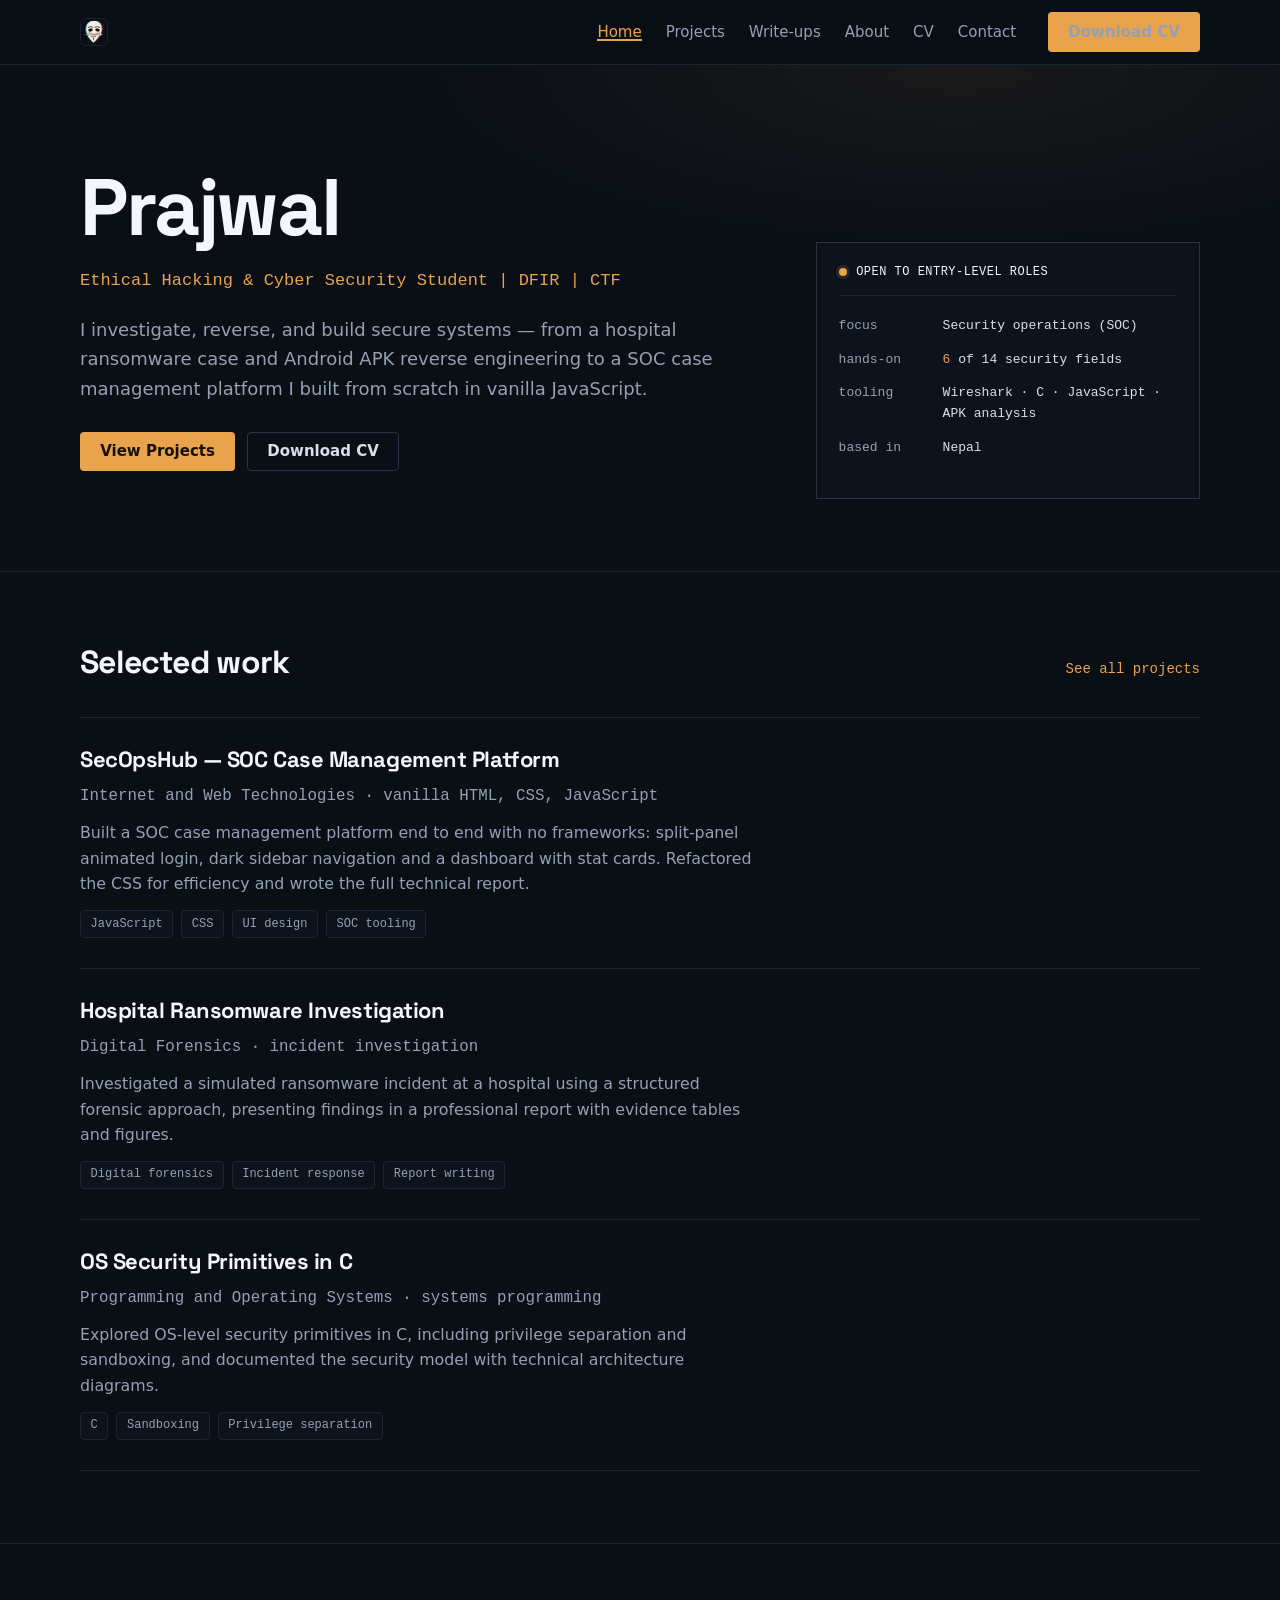
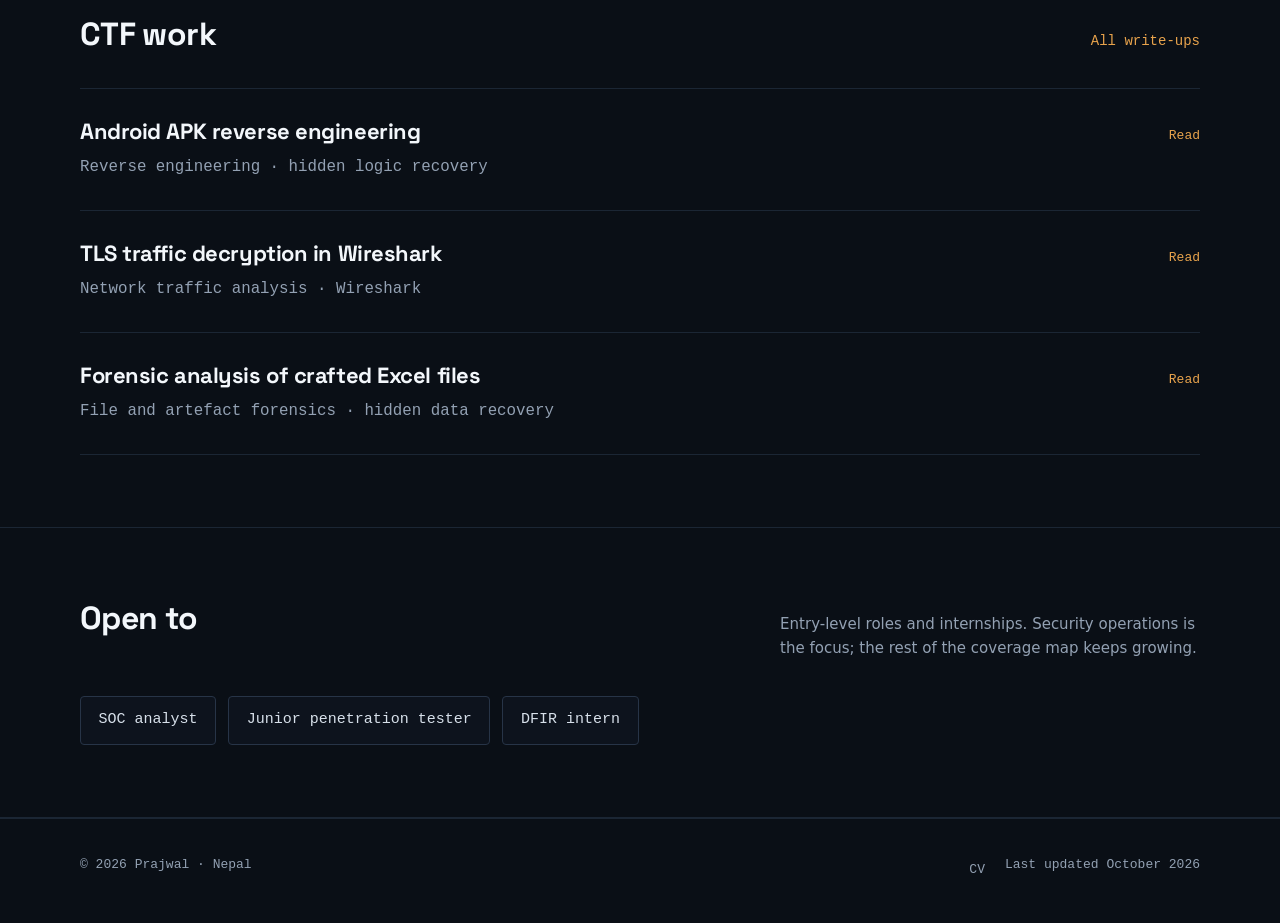
<file: prajwal/site/index.html>
<!DOCTYPE html>
<html lang="en">
<head>
  <meta charset="utf-8">
  <meta name="viewport" content="width=device-width, initial-scale=1">
  <title>Prajwal — Cyber Security Student, DFIR & CTF</title>
  <meta name="description" content="Prajwal, cyber security student (BSc Hons Ethical Hacking and Cyber Security). Hands-on digital forensics, reverse engineering, network analysis and SOC tooling. Projects, CTF write-ups and CV.">
  <meta name="color-scheme" content="dark">
  <meta name="theme-color" content="#0a0f16">
  <link rel="icon" href="assets/favicon.svg" type="image/svg+xml">
  <meta property="og:type" content="website">
  <meta property="og:title" content="Prajwal — Cyber Security Student, DFIR & CTF">
  <meta property="og:description" content="Hands-on digital forensics, reverse engineering, network analysis and SOC tooling. Projects, CTF write-ups and CV.">
  <meta name="twitter:card" content="summary">
  <link rel="preload" href="assets/fonts/space-grotesk-latin.woff2" as="font" type="font/woff2" crossorigin>
  <link rel="stylesheet" href="css/style.css">
</head>
<body>
  <a class="skip-link" href="#main">Skip to content</a>

  <header class="site-header">
    <div class="wrap nav-inner">
      <a class="brand" href="index.html" aria-label="Prajwal — home"><img class="brand-mark" src="assets/logo.svg" alt="" width="28" height="28"></a>
      <button class="nav-toggle" id="nav-toggle" aria-expanded="false" aria-controls="site-nav">menu</button>
      <nav id="site-nav" aria-label="Main">
        <ul>
          <li><a href="index.html">Home</a></li>
          <li><a href="projects.html">Projects</a></li>
          <li><a href="writeups.html">Write-ups</a></li>
          <li><a href="about.html">About</a></li>
          <li><a href="cv.html">CV</a></li>
          <li><a href="contact.html">Contact</a></li>
          <li class="nav-cta"><a class="btn btn-primary" href="cv.html">Download CV</a></li>
        </ul>
      </nav>
    </div>
  </header>

  <main id="main" tabindex="-1">
    <!-- ============ HERO ============ -->
    <section class="hero">
      <div class="wrap hero-grid">
        <div>
          <h1>Prajwal</h1>
          <p class="hero-role">Ethical Hacking &amp; Cyber Security Student | DFIR | CTF</p>
          <p class="lead">I investigate, reverse, and build secure systems — from a hospital ransomware case and Android APK reverse engineering to a SOC case management platform I built from scratch in vanilla JavaScript.</p>
          <div class="hero-actions">
            <a class="btn btn-primary" href="projects.html">View Projects</a>
            <a class="btn btn-ghost" href="cv.html">Download CV</a>
          </div>
          <div class="hero-social">
            <a data-link="github" href="#" data-fill data-label="GitHub">GitHub</a>
            <a data-link="linkedin" href="#" data-fill data-label="LinkedIn">LinkedIn</a>
            <a data-link="tryhackme" href="#" data-fill data-label="TryHackMe">TryHackMe</a>
            <a data-link="hackthebox" href="#" data-fill data-label="HackTheBox">HackTheBox</a>
          </div>
        </div>

        <aside class="status-panel" aria-label="Current status">
          <div class="status-head"><span class="status-dot" aria-hidden="true"></span> OPEN TO ENTRY-LEVEL ROLES</div>
          <dl>
            <div class="status-row"><dt>focus</dt><dd>Security operations (SOC)</dd></div>
            <div class="status-row"><dt>hands-on</dt><dd><b>6</b> of 14 security fields</dd></div>
            <div class="status-row"><dt>tooling</dt><dd>Wireshark · C · JavaScript · APK analysis</dd></div>
            <div class="status-row"><dt>based in</dt><dd><span data-site="country">Nepal</span></dd></div>
          </dl>
        </aside>
      </div>
    </section>

    <!-- ============ SELECTED WORK ============ -->
    <section class="section" aria-labelledby="work-h">
      <div class="wrap">
        <div class="section-head">
          <h2 id="work-h">Selected work</h2>
          <a class="section-link" href="projects.html">See all projects</a>
        </div>

        <div class="rows">
          <article class="row-item">
            <div>
              <h3>SecOpsHub — SOC Case Management Platform</h3>
              <p class="row-meta">Internet and Web Technologies · vanilla HTML, CSS, JavaScript</p>
              <p>Built a SOC case management platform end to end with no frameworks: split-panel animated login, dark sidebar navigation and a dashboard with stat cards. Refactored the CSS for efficiency and wrote the full technical report.</p>
              <ul class="tags">
                <li class="tag">JavaScript</li>
                <li class="tag">CSS</li>
                <li class="tag">UI design</li>
                <li class="tag">SOC tooling</li>
              </ul>
            </div>
            <div class="row-side">
              <div class="row-links">
                <a data-proj-link="secopshub:github" href="#">GitHub</a>
                <a data-proj-link="secopshub:demo" href="#">Live demo</a>
              </div>
            </div>
          </article>

          <article class="row-item">
            <div>
              <h3>Hospital Ransomware Investigation</h3>
              <p class="row-meta">Digital Forensics · incident investigation</p>
              <p>Investigated a simulated ransomware incident at a hospital using a structured forensic approach, presenting findings in a professional report with evidence tables and figures.</p>
              <ul class="tags">
                <li class="tag">Digital forensics</li>
                <li class="tag">Incident response</li>
                <li class="tag">Report writing</li>
              </ul>
            </div>
          </article>

          <article class="row-item">
            <div>
              <h3>OS Security Primitives in C</h3>
              <p class="row-meta">Programming and Operating Systems · systems programming</p>
              <p>Explored OS-level security primitives in C, including privilege separation and sandboxing, and documented the security model with technical architecture diagrams.</p>
              <ul class="tags">
                <li class="tag">C</li>
                <li class="tag">Sandboxing</li>
                <li class="tag">Privilege separation</li>
              </ul>
            </div>
          </article>
        </div>
      </div>
    </section>

    <!-- ============ CTF STRIP ============ -->
    <section class="section" aria-labelledby="ctf-h">
      <div class="wrap">
        <div class="section-head">
          <h2 id="ctf-h">CTF work</h2>
          <a class="section-link" href="writeups.html">All write-ups</a>
        </div>

        <div class="rows">
          <article class="row-item">
            <div>
              <h3>Android APK reverse engineering</h3>
              <p class="row-meta">Reverse engineering · hidden logic recovery</p>
            </div>
            <div class="row-side">
              <div class="row-links"><a href="writeups/apk-reverse-engineering.html">Read</a></div>
            </div>
          </article>
          <article class="row-item">
            <div>
              <h3>TLS traffic decryption in Wireshark</h3>
              <p class="row-meta">Network traffic analysis · Wireshark</p>
            </div>
            <div class="row-side">
              <div class="row-links"><a href="writeups/tls-decryption-wireshark.html">Read</a></div>
            </div>
          </article>
          <article class="row-item">
            <div>
              <h3>Forensic analysis of crafted Excel files</h3>
              <p class="row-meta">File and artefact forensics · hidden data recovery</p>
            </div>
            <div class="row-side">
              <div class="row-links"><a href="writeups/excel-forensics.html">Read</a></div>
            </div>
          </article>
        </div>
      </div>
    </section>

    <!-- ============ OPEN TO ============ -->
    <section class="section" aria-labelledby="open-h">
      <div class="wrap">
        <div class="section-head">
          <h2 id="open-h">Open to</h2>
          <p class="section-note">Entry-level roles and internships. Security operations is the focus; the rest of the coverage map keeps growing.</p>
        </div>
        <ul class="roles">
          <li>SOC analyst</li>
          <li>Junior penetration tester</li>
          <li>DFIR intern</li>
        </ul>
      </div>
    </section>
  </main>

  <footer class="site-footer">
    <div class="wrap footer-inner">
      <div>© <span data-year>2026</span> Prajwal · <span data-site="country">Nepal</span></div>
      <div class="footer-links">
        <a href="cv.html">CV</a>
        <a data-link="github" href="#">GitHub</a>
        <a data-link="linkedin" href="#">LinkedIn</a>
        <a data-link="tryhackme" href="#">TryHackMe</a>
        <span>Last updated <span data-site="lastUpdated">October 2026</span></span>
      </div>
    </div>
  </footer>

  <script defer src="js/content.js"></script>
  <script defer src="js/main.js"></script>
</body>
</html>
</file>
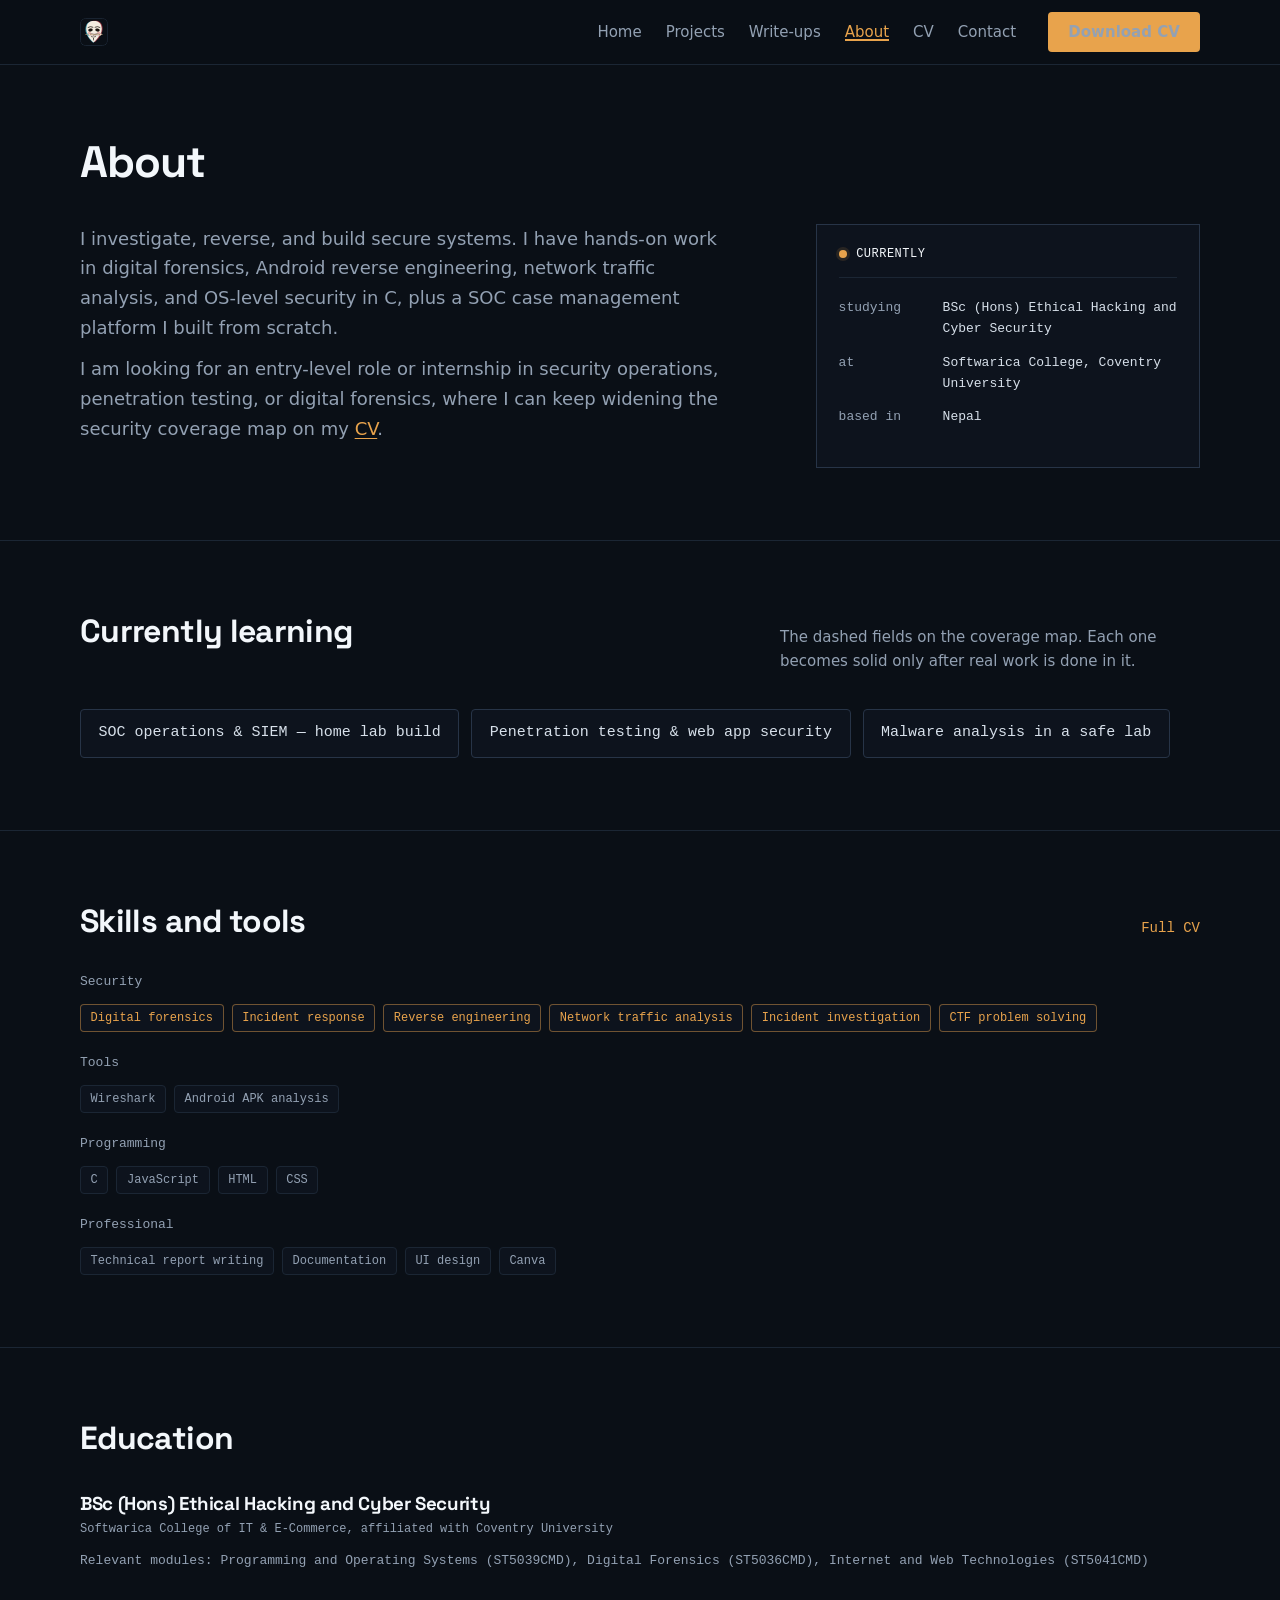
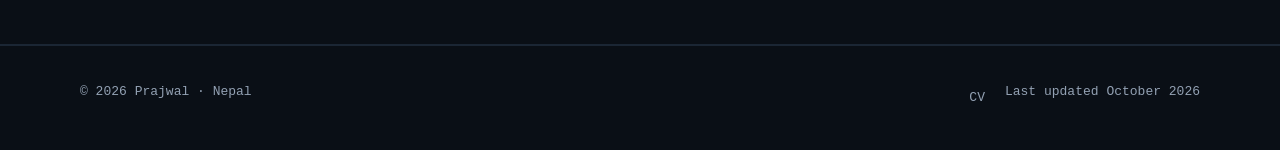
<file: prajwal/site/about.html>
<!DOCTYPE html>
<html lang="en">
<head>
  <meta charset="utf-8">
  <meta name="viewport" content="width=device-width, initial-scale=1">
  <title>About — Prajwal</title>
  <meta name="description" content="About Prajwal — cyber security student focused on security operations, digital forensics and reverse engineering. Studies, skills and current learning path.">
  <meta name="color-scheme" content="dark">
  <meta name="theme-color" content="#0a0f16">
  <link rel="icon" href="assets/favicon.svg" type="image/svg+xml">
  <meta property="og:type" content="website">
  <meta property="og:title" content="About — Prajwal">
  <meta property="og:description" content="Cyber security student, SOC-focused, hands-on in DFIR, reverse engineering and network analysis.">
  <meta name="twitter:card" content="summary">
  <link rel="preload" href="assets/fonts/space-grotesk-latin.woff2" as="font" type="font/woff2" crossorigin>
  <link rel="stylesheet" href="css/style.css">
</head>
<body>
  <a class="skip-link" href="#main">Skip to content</a>

  <header class="site-header">
    <div class="wrap nav-inner">
      <a class="brand" href="index.html" aria-label="Prajwal — home"><img class="brand-mark" src="assets/logo.svg" alt="" width="28" height="28"></a>
      <button class="nav-toggle" id="nav-toggle" aria-expanded="false" aria-controls="site-nav">menu</button>
      <nav id="site-nav" aria-label="Main">
        <ul>
          <li><a href="index.html">Home</a></li>
          <li><a href="projects.html">Projects</a></li>
          <li><a href="writeups.html">Write-ups</a></li>
          <li><a href="about.html">About</a></li>
          <li><a href="cv.html">CV</a></li>
          <li><a href="contact.html">Contact</a></li>
          <li class="nav-cta"><a class="btn btn-primary" href="cv.html">Download CV</a></li>
        </ul>
      </nav>
    </div>
  </header>

  <main id="main" tabindex="-1">
    <!-- ABOUT -->
    <section class="section" aria-labelledby="about-h">
      <div class="wrap">
        <div class="section-head">
          <div>
            <h1 id="about-h" class="page-title">About</h1>
          </div>
        </div>
        <div class="about-grid">
          <div>
            <p class="lead">I investigate, reverse, and build secure systems. I have hands-on work in digital forensics, Android reverse engineering, network traffic analysis, and OS-level security in C, plus a SOC case management platform I built from scratch.</p>
            <p class="lead mt-sm">I am looking for an entry-level role or internship in security operations, penetration testing, or digital forensics, where I can keep widening the security coverage map on my <a href="cv.html">CV</a>.</p>
          </div>
          <aside class="status-panel" aria-label="Study details">
            <div class="status-head"><span class="status-dot" aria-hidden="true"></span> CURRENTLY</div>
            <dl>
              <div class="status-row"><dt>studying</dt><dd>BSc (Hons) Ethical Hacking and Cyber Security</dd></div>
              <div class="status-row"><dt>at</dt><dd>Softwarica College, Coventry University</dd></div>
              <div class="status-row"><dt>based in</dt><dd><span data-site="location">Nepal</span></dd></div>
            </dl>
          </aside>
        </div>
      </div>
    </section>

    <!-- CURRENTLY LEARNING -->
    <section class="section" aria-labelledby="learn-h">
      <div class="wrap">
        <div class="section-head">
          <h2 id="learn-h">Currently learning</h2>
          <p class="section-note">The dashed fields on the coverage map. Each one becomes solid only after real work is done in it.</p>
        </div>
        <ul class="roles">
          <li>SOC operations &amp; SIEM — home lab build</li>
          <li>Penetration testing &amp; web app security</li>
          <li>Malware analysis in a safe lab</li>
        </ul>
      </div>
    </section>

    <!-- SKILLS -->
    <section class="section" aria-labelledby="skills-h">
      <div class="wrap">
        <div class="section-head">
          <h2 id="skills-h">Skills and tools</h2>
          <a class="section-link" href="cv.html">Full CV</a>
        </div>
        <div class="badge-group">
          <h3>Security</h3>
          <ul class="badges">
            <li class="badge badge--key">Digital forensics</li>
            <li class="badge badge--key">Incident response</li>
            <li class="badge badge--key">Reverse engineering</li>
            <li class="badge badge--key">Network traffic analysis</li>
            <li class="badge badge--key">Incident investigation</li>
            <li class="badge badge--key">CTF problem solving</li>
          </ul>
        </div>
        <div class="badge-group">
          <h3>Tools</h3>
          <ul class="badges">
            <li class="badge">Wireshark</li>
            <li class="badge">Android APK analysis</li>
          </ul>
        </div>
        <div class="badge-group">
          <h3>Programming</h3>
          <ul class="badges">
            <li class="badge">C</li>
            <li class="badge">JavaScript</li>
            <li class="badge">HTML</li>
            <li class="badge">CSS</li>
          </ul>
        </div>
        <div class="badge-group">
          <h3>Professional</h3>
          <ul class="badges">
            <li class="badge">Technical report writing</li>
            <li class="badge">Documentation</li>
            <li class="badge">UI design</li>
            <li class="badge">Canva</li>
          </ul>
        </div>
      </div>
    </section>

    <!-- EDUCATION -->
    <section class="section" aria-labelledby="edu-h">
      <div class="wrap">
        <div class="section-head">
          <h2 id="edu-h">Education</h2>
        </div>
        <div class="cv-block">
          <h3>BSc (Hons) Ethical Hacking and Cyber Security</h3>
          <p class="cv-kicker">Softwarica College of IT &amp; E-Commerce, affiliated with Coventry University</p>
          <p class="cv-inline">
            <span data-dates hidden></span>
            <span data-site="grade"></span>
          </p>
          <p class="cv-inline mt-sm">Relevant modules: Programming and Operating Systems (ST5039CMD), Digital Forensics (ST5036CMD), Internet and Web Technologies (ST5041CMD)</p>
        </div>
      </div>
    </section>

    <!-- CERTIFICATIONS -->
    <section class="section" aria-labelledby="certs-h" data-certs-list-wrap hidden>
      <div class="wrap">
        <div class="section-head">
          <h2 id="certs-h">Certifications</h2>
        </div>
        <ul class="def-list" data-certs-list></ul>
      </div>
    </section>

    <!-- ACHIEVEMENTS -->
    <section class="section" aria-labelledby="ach-h" data-achievements-list-wrap hidden>
      <div class="wrap">
        <div class="section-head">
          <h2 id="ach-h">Achievements</h2>
        </div>
        <ul class="bullets" data-achievements-list></ul>
      </div>
    </section>

    <!-- LANGUAGES -->
    <section class="section" aria-labelledby="lang-h" data-languages-list-wrap hidden>
      <div class="wrap">
        <div class="section-head">
          <h2 id="lang-h">Languages</h2>
        </div>
        <ul class="def-list" data-languages-list></ul>
      </div>
    </section>
  </main>

  <footer class="site-footer">
    <div class="wrap footer-inner">
      <div>© <span data-year>2026</span> Prajwal · <span data-site="country">Nepal</span></div>
      <div class="footer-links">
        <a href="cv.html">CV</a>
        <a data-link="github" href="#">GitHub</a>
        <a data-link="linkedin" href="#">LinkedIn</a>
        <a data-link="tryhackme" href="#">TryHackMe</a>
        <span>Last updated <span data-site="lastUpdated">October 2026</span></span>
      </div>
    </div>
  </footer>

  <script defer src="js/content.js"></script>
  <script defer src="js/main.js"></script>
</body>
</html>
</file>
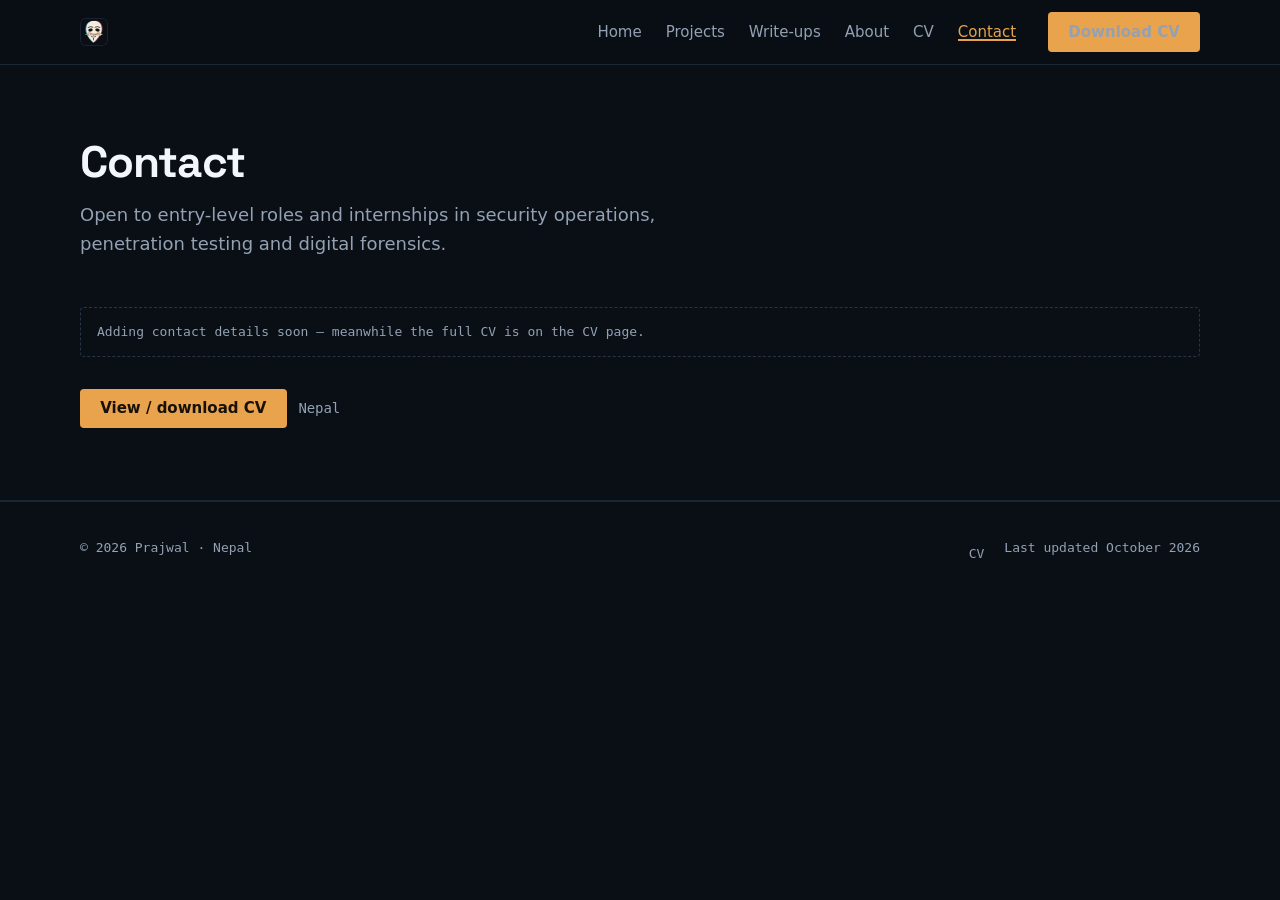
<file: prajwal/site/contact.html>
<!DOCTYPE html>
<html lang="en">
<head>
  <meta charset="utf-8">
  <meta name="viewport" content="width=device-width, initial-scale=1">
  <title>Contact — Prajwal</title>
  <meta name="description" content="Contact Prajwal — cyber security student open to entry-level SOC, pentest and DFIR roles and internships.">
  <meta name="color-scheme" content="dark">
  <meta name="theme-color" content="#0a0f16">
  <link rel="icon" href="assets/favicon.svg" type="image/svg+xml">
  <meta property="og:type" content="website">
  <meta property="og:title" content="Contact — Prajwal">
  <meta property="og:description" content="Open to entry-level SOC, pentest and DFIR roles and internships.">
  <meta name="twitter:card" content="summary">
  <link rel="preload" href="assets/fonts/space-grotesk-latin.woff2" as="font" type="font/woff2" crossorigin>
  <link rel="stylesheet" href="css/style.css">
</head>
<body>
  <a class="skip-link" href="#main">Skip to content</a>

  <header class="site-header">
    <div class="wrap nav-inner">
      <a class="brand" href="index.html" aria-label="Prajwal — home"><img class="brand-mark" src="assets/logo.svg" alt="" width="28" height="28"></a>
      <button class="nav-toggle" id="nav-toggle" aria-expanded="false" aria-controls="site-nav">menu</button>
      <nav id="site-nav" aria-label="Main">
        <ul>
          <li><a href="index.html">Home</a></li>
          <li><a href="projects.html">Projects</a></li>
          <li><a href="writeups.html">Write-ups</a></li>
          <li><a href="about.html">About</a></li>
          <li><a href="cv.html">CV</a></li>
          <li><a href="contact.html">Contact</a></li>
          <li class="nav-cta"><a class="btn btn-primary" href="cv.html">Download CV</a></li>
        </ul>
      </nav>
    </div>
  </header>

  <main id="main" tabindex="-1">
    <section class="section" aria-labelledby="contact-h">
      <div class="wrap">
        <div class="section-head">
          <div>
            <h1 id="contact-h" class="page-title">Contact</h1>
            <p class="lead page-lead">Open to entry-level roles and internships in security operations, penetration testing and digital forensics.</p>
          </div>
        </div>

        <ul class="contact-links">
          <li><a data-link="email" href="#"><span>Email</span><span class="val" data-site="link:email"></span></a></li>
          <li><a data-link="github" href="#"><span>GitHub</span><span class="val">profile</span></a></li>
          <li><a data-link="linkedin" href="#"><span>LinkedIn</span><span class="val">profile</span></a></li>
          <li><a data-link="tryhackme" href="#"><span>TryHackMe</span><span class="val">profile</span></a></li>
          <li><a data-link="hackthebox" href="#"><span>HackTheBox</span><span class="val">profile</span></a></li>
        </ul>

        <p class="empty-note mt-sm" id="contact-empty" hidden>Adding contact details soon — meanwhile the full CV is on the CV page.</p>

        <div class="hero-actions mt-lg">
          <a class="btn btn-primary" href="cv.html">View / download CV</a>
          <span class="mono muted"><span data-site="location">Nepal</span></span>
        </div>
      </div>
    </section>
  </main>

  <footer class="site-footer">
    <div class="wrap footer-inner">
      <div>© <span data-year>2026</span> Prajwal · <span data-site="country">Nepal</span></div>
      <div class="footer-links">
        <a href="cv.html">CV</a>
        <a data-link="github" href="#">GitHub</a>
        <a data-link="linkedin" href="#">LinkedIn</a>
        <a data-link="tryhackme" href="#">TryHackMe</a>
        <span>Last updated <span data-site="lastUpdated">October 2026</span></span>
      </div>
    </div>
  </footer>

  <script defer src="js/content.js"></script>
  <script defer src="js/main.js"></script>
</body>
</html>
</file>
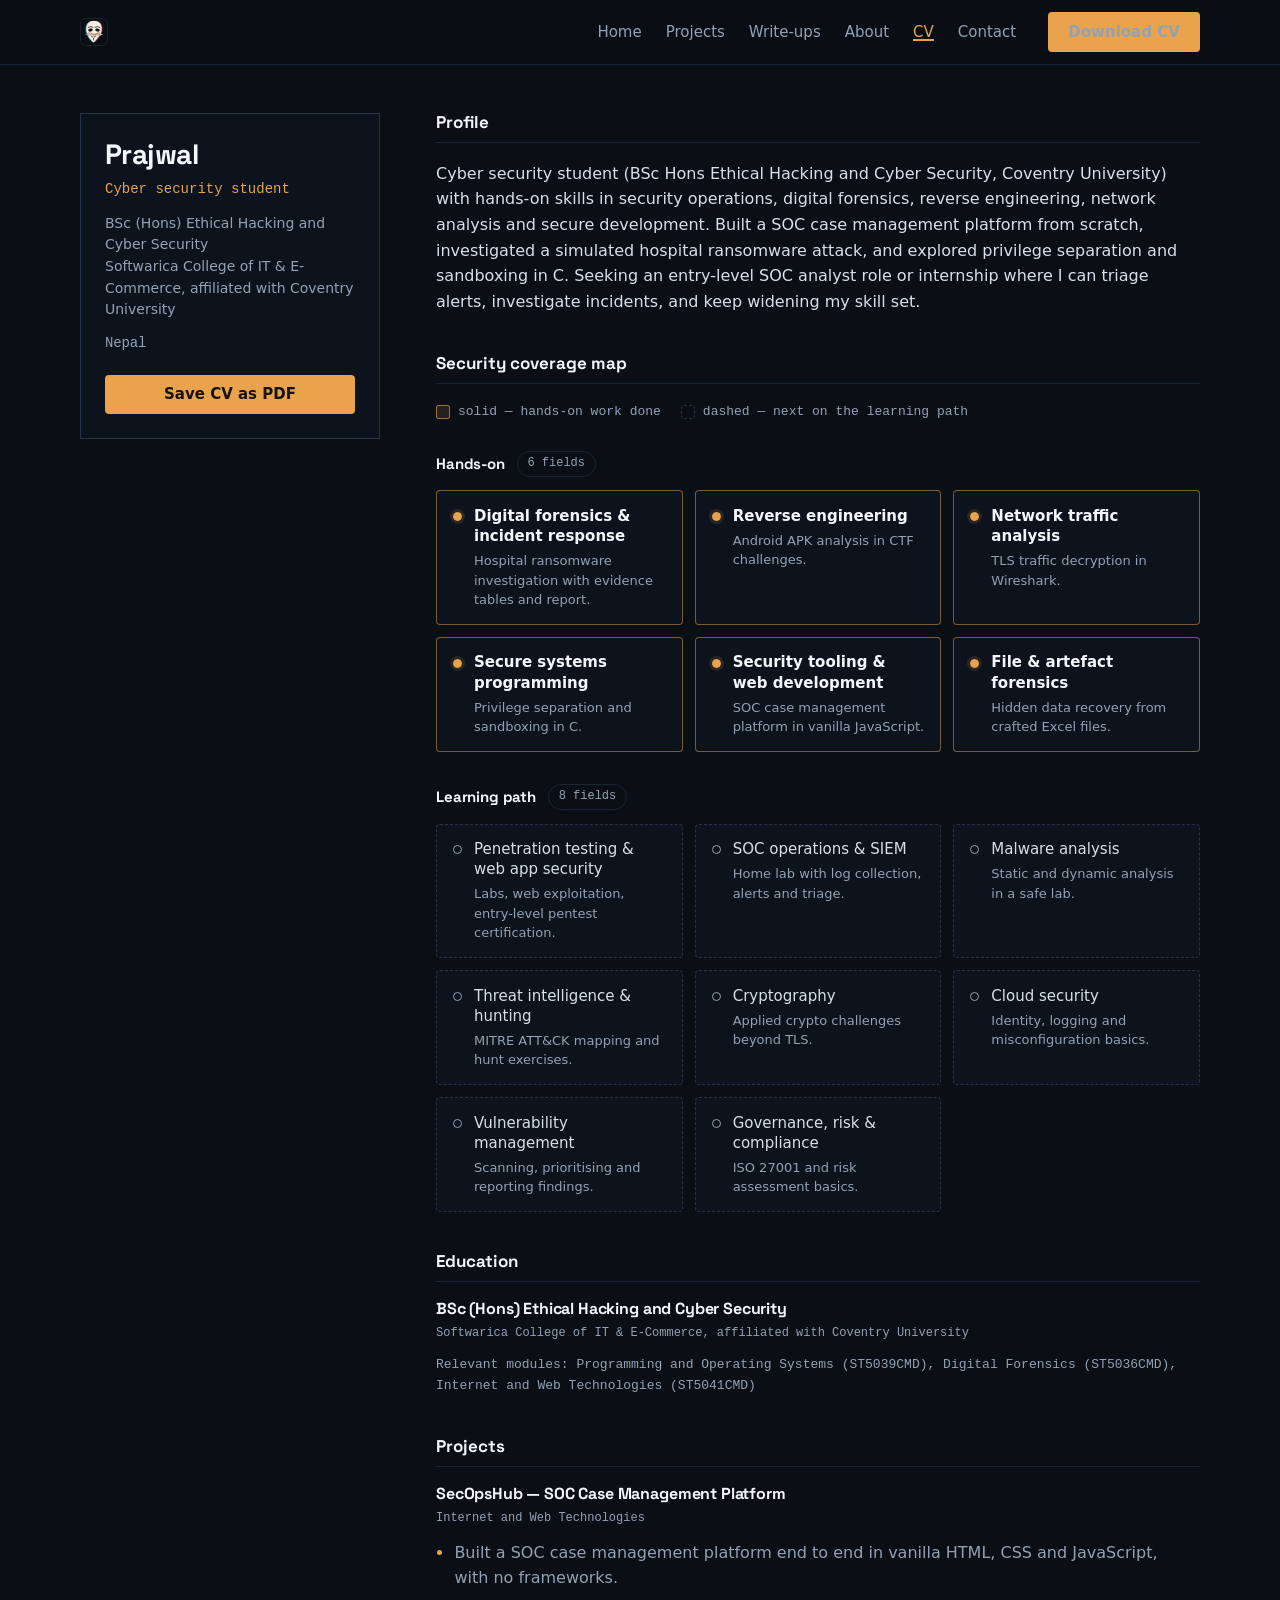
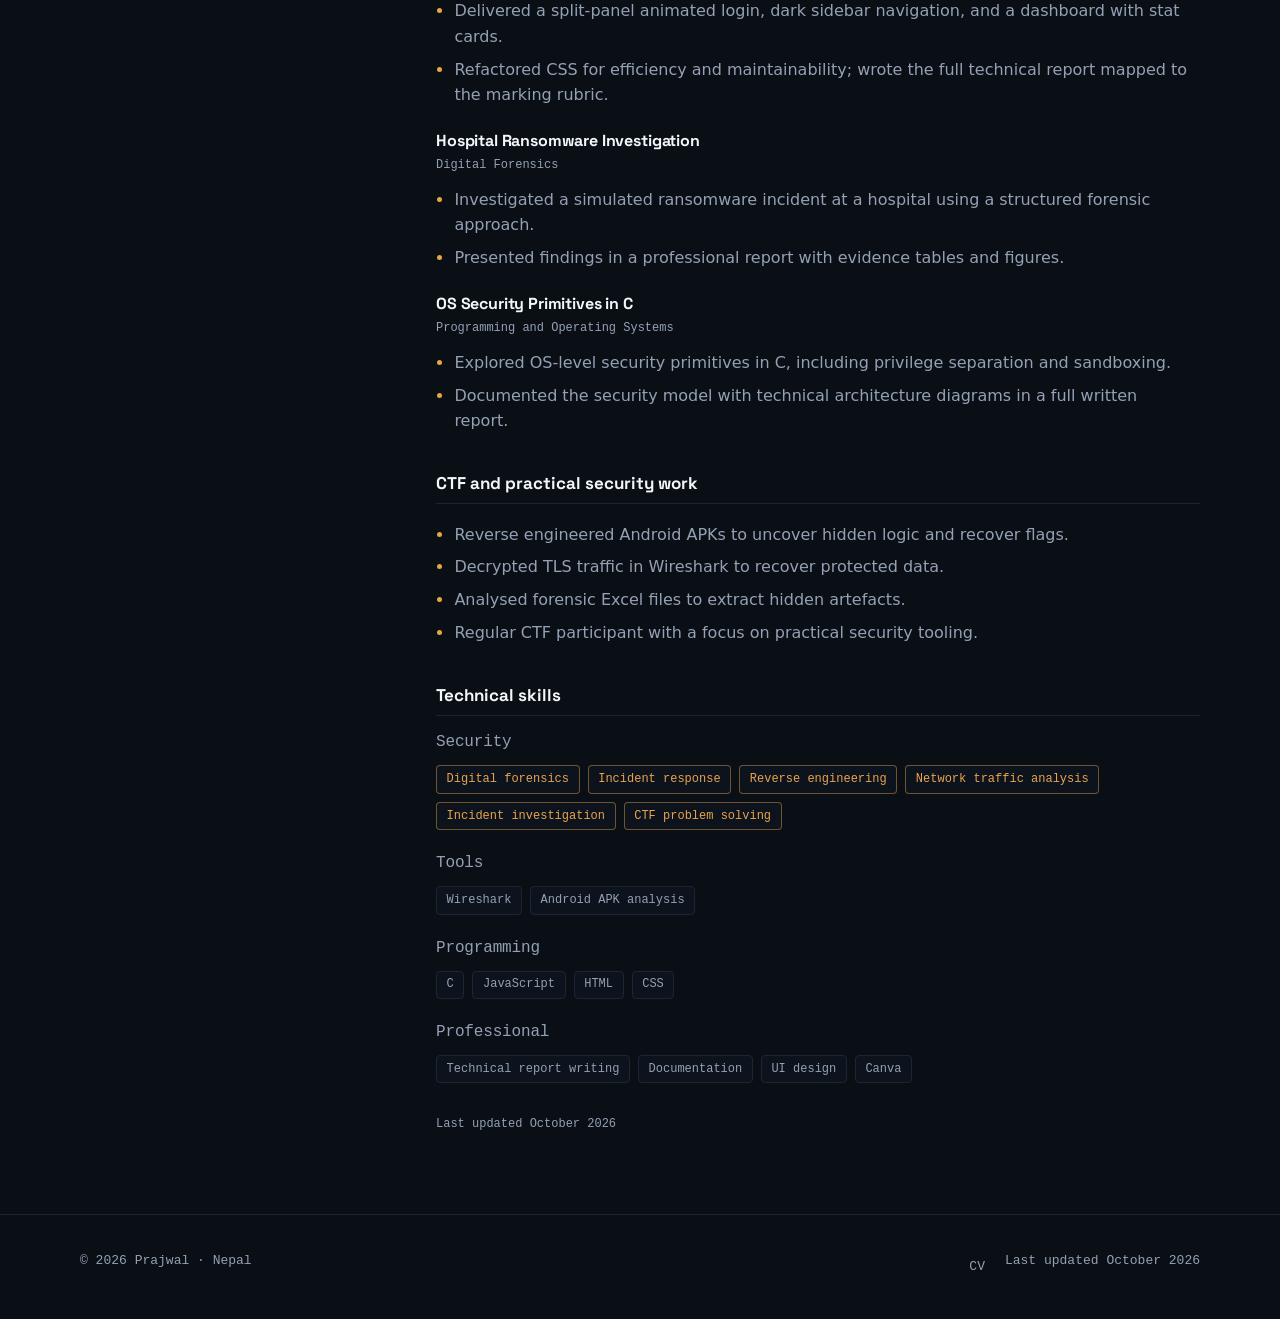
<file: prajwal/site/cv.html>
<!DOCTYPE html>
<html lang="en">
<head>
  <meta charset="utf-8">
  <meta name="viewport" content="width=device-width, initial-scale=1">
  <title>CV — Prajwal</title>
  <meta name="description" content="CV of Prajwal, cyber security student — security operations focus with hands-on digital forensics, reverse engineering and network analysis. Save as PDF.">
  <meta name="color-scheme" content="dark">
  <meta name="theme-color" content="#0a0f16">
  <link rel="icon" href="assets/favicon.svg" type="image/svg+xml">
  <meta property="og:type" content="profile">
  <meta property="og:title" content="CV — Prajwal">
  <meta property="og:description" content="Cyber security student CV with a 14-field security coverage map. Save as PDF.">
  <meta name="twitter:card" content="summary">
  <link rel="preload" href="assets/fonts/space-grotesk-latin.woff2" as="font" type="font/woff2" crossorigin>
  <link rel="stylesheet" href="css/style.css">
</head>
<body>
  <a class="skip-link" href="#main">Skip to content</a>

  <header class="site-header">
    <div class="wrap nav-inner">
      <a class="brand" href="index.html" aria-label="Prajwal — home"><img class="brand-mark" src="assets/logo.svg" alt="" width="28" height="28"></a>
      <button class="nav-toggle" id="nav-toggle" aria-expanded="false" aria-controls="site-nav">menu</button>
      <nav id="site-nav" aria-label="Main">
        <ul>
          <li><a href="index.html">Home</a></li>
          <li><a href="projects.html">Projects</a></li>
          <li><a href="writeups.html">Write-ups</a></li>
          <li><a href="about.html">About</a></li>
          <li><a href="cv.html">CV</a></li>
          <li><a href="contact.html">Contact</a></li>
          <li class="nav-cta"><a class="btn btn-primary" href="cv.html">Download CV</a></li>
        </ul>
      </nav>
    </div>
  </header>

  <main id="main" tabindex="-1">
    <div class="wrap cv-layout">

      <!-- ============ SIDE PANEL ============ -->
      <aside class="cv-side" aria-label="Profile summary">
        <h1 data-site="name">Prajwal</h1>
        <p class="cv-role" data-site="role">Cyber security student</p>
        <p class="cv-study">BSc (Hons) Ethical Hacking and Cyber Security<br>Softwarica College of IT &amp; E-Commerce, affiliated with Coventry University</p>
        <p class="cv-study mono" data-site="location">Nepal</p>

        <ul class="cv-links">
          <li><a data-link="email" href="#" data-fill>Email</a></li>
          <li><a data-link="github" href="#" data-fill data-label="GitHub">GitHub</a></li>
          <li><a data-link="linkedin" href="#" data-fill data-label="LinkedIn">LinkedIn</a></li>
          <li><a data-link="tryhackme" href="#" data-fill data-label="TryHackMe">TryHackMe</a></li>
          <li><a data-link="hackthebox" href="#" data-fill data-label="HackTheBox">HackTheBox</a></li>
        </ul>

        <button class="btn btn-primary no-print" data-print type="button">Save CV as PDF</button>
      </aside>

      <!-- ============ MAIN CV ============ -->
      <div class="cv-body">

        <!-- PROFILE -->
        <section class="cv-section" aria-labelledby="cv-profile">
          <h2 id="cv-profile">Profile</h2>
          <p>Cyber security student (BSc Hons Ethical Hacking and Cyber Security, Coventry University) with hands-on skills in security operations, digital forensics, reverse engineering, network analysis and secure development. Built a SOC case management platform from scratch, investigated a simulated hospital ransomware attack, and explored privilege separation and sandboxing in C. Seeking an entry-level SOC analyst role or internship where I can triage alerts, investigate incidents, and keep widening my skill set.</p>
        </section>

        <!-- COVERAGE MAP -->
        <section class="cv-section" aria-labelledby="cv-map">
          <h2 id="cv-map">Security coverage map</h2>
          <div class="legend">
            <span><i class="sw-solid" aria-hidden="true"></i> solid — hands-on work done</span>
            <span><i class="sw-dashed" aria-hidden="true"></i> dashed — next on the learning path</span>
          </div>

          <div class="field-group">
            <div class="field-group-head">
              <h3>Hands-on</h3>
              <span class="count-chip">6 fields</span>
            </div>
            <div class="fields">
              <div class="field field--solid">
                <span class="fdot" aria-hidden="true"></span>
                <div>
                  <strong>Digital forensics &amp; incident response</strong>
                  <small>Hospital ransomware investigation with evidence tables and report.</small>
                </div>
              </div>
              <div class="field field--solid">
                <span class="fdot" aria-hidden="true"></span>
                <div>
                  <strong>Reverse engineering</strong>
                  <small>Android APK analysis in CTF challenges.</small>
                </div>
              </div>
              <div class="field field--solid">
                <span class="fdot" aria-hidden="true"></span>
                <div>
                  <strong>Network traffic analysis</strong>
                  <small>TLS traffic decryption in Wireshark.</small>
                </div>
              </div>
              <div class="field field--solid">
                <span class="fdot" aria-hidden="true"></span>
                <div>
                  <strong>Secure systems programming</strong>
                  <small>Privilege separation and sandboxing in C.</small>
                </div>
              </div>
              <div class="field field--solid">
                <span class="fdot" aria-hidden="true"></span>
                <div>
                  <strong>Security tooling &amp; web development</strong>
                  <small>SOC case management platform in vanilla JavaScript.</small>
                </div>
              </div>
              <div class="field field--solid">
                <span class="fdot" aria-hidden="true"></span>
                <div>
                  <strong>File &amp; artefact forensics</strong>
                  <small>Hidden data recovery from crafted Excel files.</small>
                </div>
              </div>
            </div>
          </div>

          <div class="field-group">
            <div class="field-group-head">
              <h3>Learning path</h3>
              <span class="count-chip">8 fields</span>
            </div>
            <div class="fields">
              <div class="field field--dashed">
                <span class="fdot" aria-hidden="true"></span>
                <div>
                  <strong>Penetration testing &amp; web app security</strong>
                  <small>Labs, web exploitation, entry-level pentest certification.</small>
                </div>
              </div>
              <div class="field field--dashed">
                <span class="fdot" aria-hidden="true"></span>
                <div>
                  <strong>SOC operations &amp; SIEM</strong>
                  <small>Home lab with log collection, alerts and triage.</small>
                </div>
              </div>
              <div class="field field--dashed">
                <span class="fdot" aria-hidden="true"></span>
                <div>
                  <strong>Malware analysis</strong>
                  <small>Static and dynamic analysis in a safe lab.</small>
                </div>
              </div>
              <div class="field field--dashed">
                <span class="fdot" aria-hidden="true"></span>
                <div>
                  <strong>Threat intelligence &amp; hunting</strong>
                  <small>MITRE ATT&amp;CK mapping and hunt exercises.</small>
                </div>
              </div>
              <div class="field field--dashed">
                <span class="fdot" aria-hidden="true"></span>
                <div>
                  <strong>Cryptography</strong>
                  <small>Applied crypto challenges beyond TLS.</small>
                </div>
              </div>
              <div class="field field--dashed">
                <span class="fdot" aria-hidden="true"></span>
                <div>
                  <strong>Cloud security</strong>
                  <small>Identity, logging and misconfiguration basics.</small>
                </div>
              </div>
              <div class="field field--dashed">
                <span class="fdot" aria-hidden="true"></span>
                <div>
                  <strong>Vulnerability management</strong>
                  <small>Scanning, prioritising and reporting findings.</small>
                </div>
              </div>
              <div class="field field--dashed">
                <span class="fdot" aria-hidden="true"></span>
                <div>
                  <strong>Governance, risk &amp; compliance</strong>
                  <small>ISO 27001 and risk assessment basics.</small>
                </div>
              </div>
            </div>
          </div>
        </section>

        <!-- EDUCATION -->
        <section class="cv-section" aria-labelledby="cv-edu">
          <h2 id="cv-edu">Education</h2>
          <div class="cv-block">
            <h3>BSc (Hons) Ethical Hacking and Cyber Security</h3>
            <p class="cv-kicker">Softwarica College of IT &amp; E-Commerce, affiliated with Coventry University</p>
            <p class="cv-inline">
              <span data-dates hidden></span>
              <span data-site="grade"></span>
            </p>
            <p class="cv-inline mt-sm">Relevant modules: Programming and Operating Systems (ST5039CMD), Digital Forensics (ST5036CMD), Internet and Web Technologies (ST5041CMD)</p>
          </div>
        </section>

        <!-- PROJECTS -->
        <section class="cv-section" aria-labelledby="cv-proj">
          <h2 id="cv-proj">Projects</h2>

          <div class="cv-block">
            <h3>SecOpsHub — SOC Case Management Platform</h3>
            <p class="cv-kicker">Internet and Web Technologies</p>
            <ul class="bullets">
              <li>Built a SOC case management platform end to end in vanilla HTML, CSS and JavaScript, with no frameworks.</li>
              <li>Delivered a split-panel animated login, dark sidebar navigation, and a dashboard with stat cards.</li>
              <li>Refactored CSS for efficiency and maintainability; wrote the full technical report mapped to the marking rubric.</li>
            </ul>
          </div>

          <div class="cv-block">
            <h3>Hospital Ransomware Investigation</h3>
            <p class="cv-kicker">Digital Forensics</p>
            <ul class="bullets">
              <li>Investigated a simulated ransomware incident at a hospital using a structured forensic approach.</li>
              <li>Presented findings in a professional report with evidence tables and figures.</li>
            </ul>
          </div>

          <div class="cv-block">
            <h3>OS Security Primitives in C</h3>
            <p class="cv-kicker">Programming and Operating Systems</p>
            <ul class="bullets">
              <li>Explored OS-level security primitives in C, including privilege separation and sandboxing.</li>
              <li>Documented the security model with technical architecture diagrams in a full written report.</li>
            </ul>
          </div>
        </section>

        <!-- CTF -->
        <section class="cv-section" aria-labelledby="cv-ctf">
          <h2 id="cv-ctf">CTF and practical security work</h2>
          <ul class="bullets">
            <li>Reverse engineered Android APKs to uncover hidden logic and recover flags.</li>
            <li>Decrypted TLS traffic in Wireshark to recover protected data.</li>
            <li>Analysed forensic Excel files to extract hidden artefacts.</li>
            <li>Regular CTF participant with a focus on practical security tooling.</li>
          </ul>
        </section>

        <!-- SKILLS -->
        <section class="cv-section" aria-labelledby="cv-skills">
          <h2 id="cv-skills">Technical skills</h2>
          <div class="badge-group">
            <h3>Security</h3>
            <ul class="badges">
              <li class="badge badge--key">Digital forensics</li>
              <li class="badge badge--key">Incident response</li>
              <li class="badge badge--key">Reverse engineering</li>
              <li class="badge badge--key">Network traffic analysis</li>
              <li class="badge badge--key">Incident investigation</li>
              <li class="badge badge--key">CTF problem solving</li>
            </ul>
          </div>
          <div class="badge-group">
            <h3>Tools</h3>
            <ul class="badges">
              <li class="badge">Wireshark</li>
              <li class="badge">Android APK analysis</li>
            </ul>
          </div>
          <div class="badge-group">
            <h3>Programming</h3>
            <ul class="badges">
              <li class="badge">C</li>
              <li class="badge">JavaScript</li>
              <li class="badge">HTML</li>
              <li class="badge">CSS</li>
            </ul>
          </div>
          <div class="badge-group">
            <h3>Professional</h3>
            <ul class="badges">
              <li class="badge">Technical report writing</li>
              <li class="badge">Documentation</li>
              <li class="badge">UI design</li>
              <li class="badge">Canva</li>
            </ul>
          </div>
        </section>

        <!-- CERTIFICATIONS -->
        <section class="cv-section" aria-labelledby="cv-certs" data-certs hidden>
          <h2 id="cv-certs">Certifications</h2>
          <ul class="def-list" data-certs-list></ul>
        </section>

        <!-- ACHIEVEMENTS -->
        <section class="cv-section" aria-labelledby="cv-ach" data-achievements hidden>
          <h2 id="cv-ach">Achievements</h2>
          <ul class="bullets" data-achievements-list></ul>
        </section>

        <!-- LANGUAGES -->
        <section class="cv-section" aria-labelledby="cv-lang" data-languages hidden>
          <h2 id="cv-lang">Languages</h2>
          <ul class="def-list" data-languages-list></ul>
        </section>

        <p class="cv-kicker mt-lg">Last updated <span data-site="lastUpdated">October 2026</span></p>
      </div>
    </div>
  </main>

  <footer class="site-footer">
    <div class="wrap footer-inner">
      <div>© <span data-year>2026</span> Prajwal · <span data-site="country">Nepal</span></div>
      <div class="footer-links">
        <a href="cv.html">CV</a>
        <a data-link="github" href="#">GitHub</a>
        <a data-link="linkedin" href="#">LinkedIn</a>
        <a data-link="tryhackme" href="#">TryHackMe</a>
        <span>Last updated <span data-site="lastUpdated">October 2026</span></span>
      </div>
    </div>
  </footer>

  <script defer src="js/content.js"></script>
  <script defer src="js/main.js"></script>
</body>
</html>
</file>
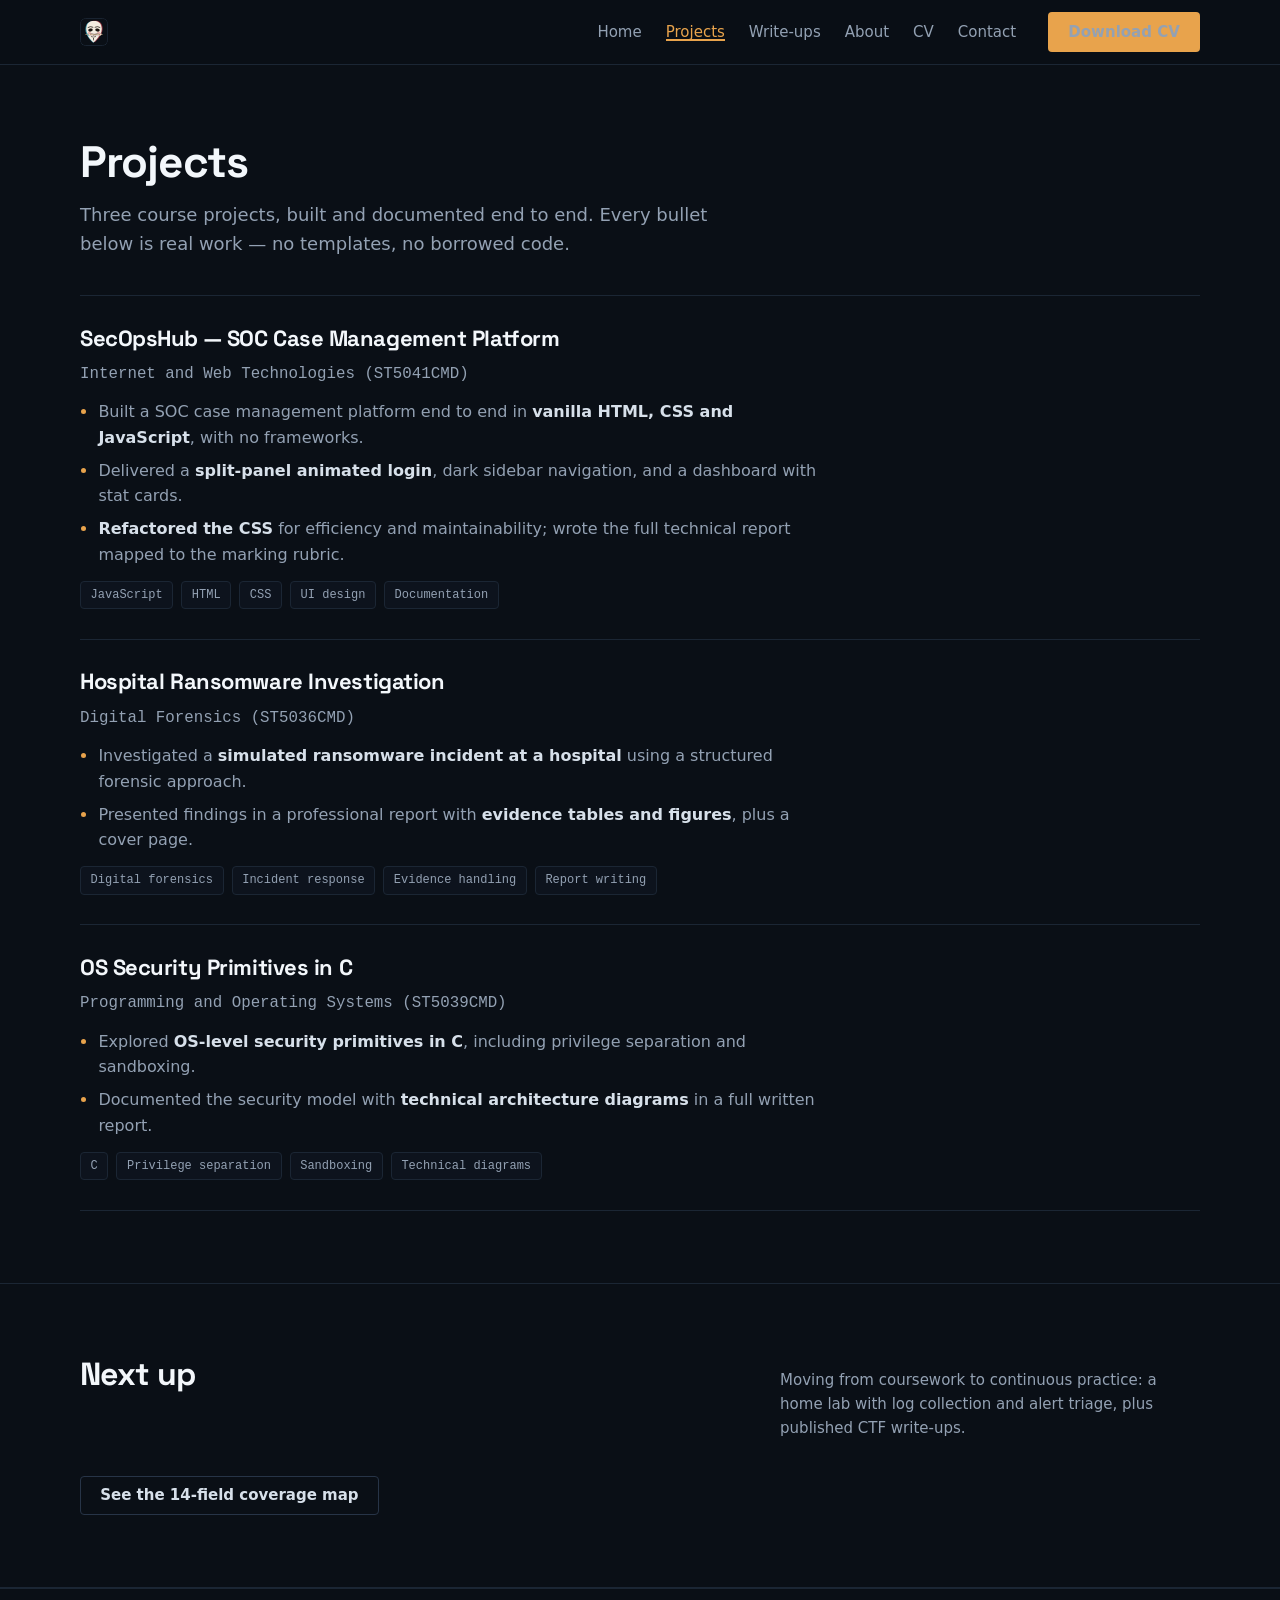
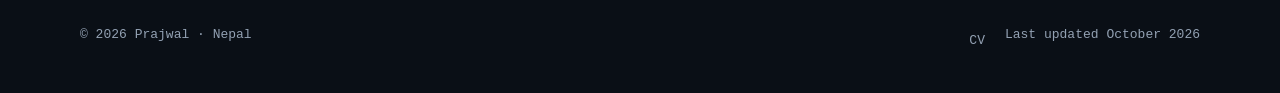
<file: prajwal/site/projects.html>
<!DOCTYPE html>
<html lang="en">
<head>
  <meta charset="utf-8">
  <meta name="viewport" content="width=device-width, initial-scale=1">
  <title>Projects — Prajwal</title>
  <meta name="description" content="SecOpsHub SOC case management platform, hospital ransomware investigation, and OS security primitives in C — projects by Prajwal, cyber security student.">
  <meta name="color-scheme" content="dark">
  <meta name="theme-color" content="#0a0f16">
  <link rel="icon" href="assets/favicon.svg" type="image/svg+xml">
  <meta property="og:type" content="website">
  <meta property="og:title" content="Projects — Prajwal">
  <meta property="og:description" content="SecOpsHub SOC platform, hospital ransomware investigation, OS security primitives in C.">
  <meta name="twitter:card" content="summary">
  <link rel="preload" href="assets/fonts/space-grotesk-latin.woff2" as="font" type="font/woff2" crossorigin>
  <link rel="stylesheet" href="css/style.css">
</head>
<body>
  <a class="skip-link" href="#main">Skip to content</a>

  <header class="site-header">
    <div class="wrap nav-inner">
      <a class="brand" href="index.html" aria-label="Prajwal — home"><img class="brand-mark" src="assets/logo.svg" alt="" width="28" height="28"></a>
      <button class="nav-toggle" id="nav-toggle" aria-expanded="false" aria-controls="site-nav">menu</button>
      <nav id="site-nav" aria-label="Main">
        <ul>
          <li><a href="index.html">Home</a></li>
          <li><a href="projects.html">Projects</a></li>
          <li><a href="writeups.html">Write-ups</a></li>
          <li><a href="about.html">About</a></li>
          <li><a href="cv.html">CV</a></li>
          <li><a href="contact.html">Contact</a></li>
          <li class="nav-cta"><a class="btn btn-primary" href="cv.html">Download CV</a></li>
        </ul>
      </nav>
    </div>
  </header>

  <main id="main" tabindex="-1">
    <section class="section" aria-labelledby="projects-h">
      <div class="wrap">
        <div class="section-head">
          <div>
            <h1 id="projects-h" class="page-title">Projects</h1>
            <p class="lead page-lead">Three course projects, built and documented end to end. Every bullet below is real work — no templates, no borrowed code.</p>
          </div>
        </div>

        <div class="rows">
          <!-- SecOpsHub -->
          <article class="row-item" id="secopshub">
            <div>
              <h2>SecOpsHub — SOC Case Management Platform</h2>
              <p class="row-meta">Internet and Web Technologies (ST5041CMD)</p>
              <ul class="bullets">
                <li>Built a SOC case management platform end to end in <strong>vanilla HTML, CSS and JavaScript</strong>, with no frameworks.</li>
                <li>Delivered a <strong>split-panel animated login</strong>, dark sidebar navigation, and a dashboard with stat cards.</li>
                <li><strong>Refactored the CSS</strong> for efficiency and maintainability; wrote the full technical report mapped to the marking rubric.</li>
              </ul>
              <ul class="tags">
                <li class="tag">JavaScript</li>
                <li class="tag">HTML</li>
                <li class="tag">CSS</li>
                <li class="tag">UI design</li>
                <li class="tag">Documentation</li>
              </ul>
            </div>
            <div class="row-side">
              <div class="row-links">
                <a data-proj-link="secopshub:github" href="#">GitHub</a>
                <a data-proj-link="secopshub:demo" href="#">Live demo</a>
              </div>
            </div>
          </article>

          <!-- Hospital ransomware -->
          <article class="row-item" id="ransomware">
            <div>
              <h2>Hospital Ransomware Investigation</h2>
              <p class="row-meta">Digital Forensics (ST5036CMD)</p>
              <ul class="bullets">
                <li>Investigated a <strong>simulated ransomware incident at a hospital</strong> using a structured forensic approach.</li>
                <li>Presented findings in a professional report with <strong>evidence tables and figures</strong>, plus a cover page.</li>
              </ul>
              <ul class="tags">
                <li class="tag">Digital forensics</li>
                <li class="tag">Incident response</li>
                <li class="tag">Evidence handling</li>
                <li class="tag">Report writing</li>
              </ul>
            </div>
            <div class="row-side">
              <div class="row-links">
                <a data-proj-link="ransomware:report" href="#">Report</a>
              </div>
            </div>
          </article>

          <!-- OS security in C -->
          <article class="row-item" id="os-security-c">
            <div>
              <h2>OS Security Primitives in C</h2>
              <p class="row-meta">Programming and Operating Systems (ST5039CMD)</p>
              <ul class="bullets">
                <li>Explored <strong>OS-level security primitives in C</strong>, including privilege separation and sandboxing.</li>
                <li>Documented the security model with <strong>technical architecture diagrams</strong> in a full written report.</li>
              </ul>
              <ul class="tags">
                <li class="tag">C</li>
                <li class="tag">Privilege separation</li>
                <li class="tag">Sandboxing</li>
                <li class="tag">Technical diagrams</li>
              </ul>
            </div>
            <div class="row-side">
              <div class="row-links">
                <a data-proj-link="osC:report" href="#">Report</a>
              </div>
            </div>
          </article>
        </div>
      </div>
    </section>

    <section class="section" aria-labelledby="next-h">
      <div class="wrap">
        <div class="section-head">
          <h2 id="next-h">Next up</h2>
          <p class="section-note">Moving from coursework to continuous practice: a home lab with log collection and alert triage, plus published CTF write-ups.</p>
        </div>
        <a class="btn btn-ghost" href="cv.html">See the 14-field coverage map</a>
      </div>
    </section>
  </main>

  <footer class="site-footer">
    <div class="wrap footer-inner">
      <div>© <span data-year>2026</span> Prajwal · <span data-site="country">Nepal</span></div>
      <div class="footer-links">
        <a href="cv.html">CV</a>
        <a data-link="github" href="#">GitHub</a>
        <a data-link="linkedin" href="#">LinkedIn</a>
        <a data-link="tryhackme" href="#">TryHackMe</a>
        <span>Last updated <span data-site="lastUpdated">October 2026</span></span>
      </div>
    </div>
  </footer>

  <script defer src="js/content.js"></script>
  <script defer src="js/main.js"></script>
</body>
</html>
</file>
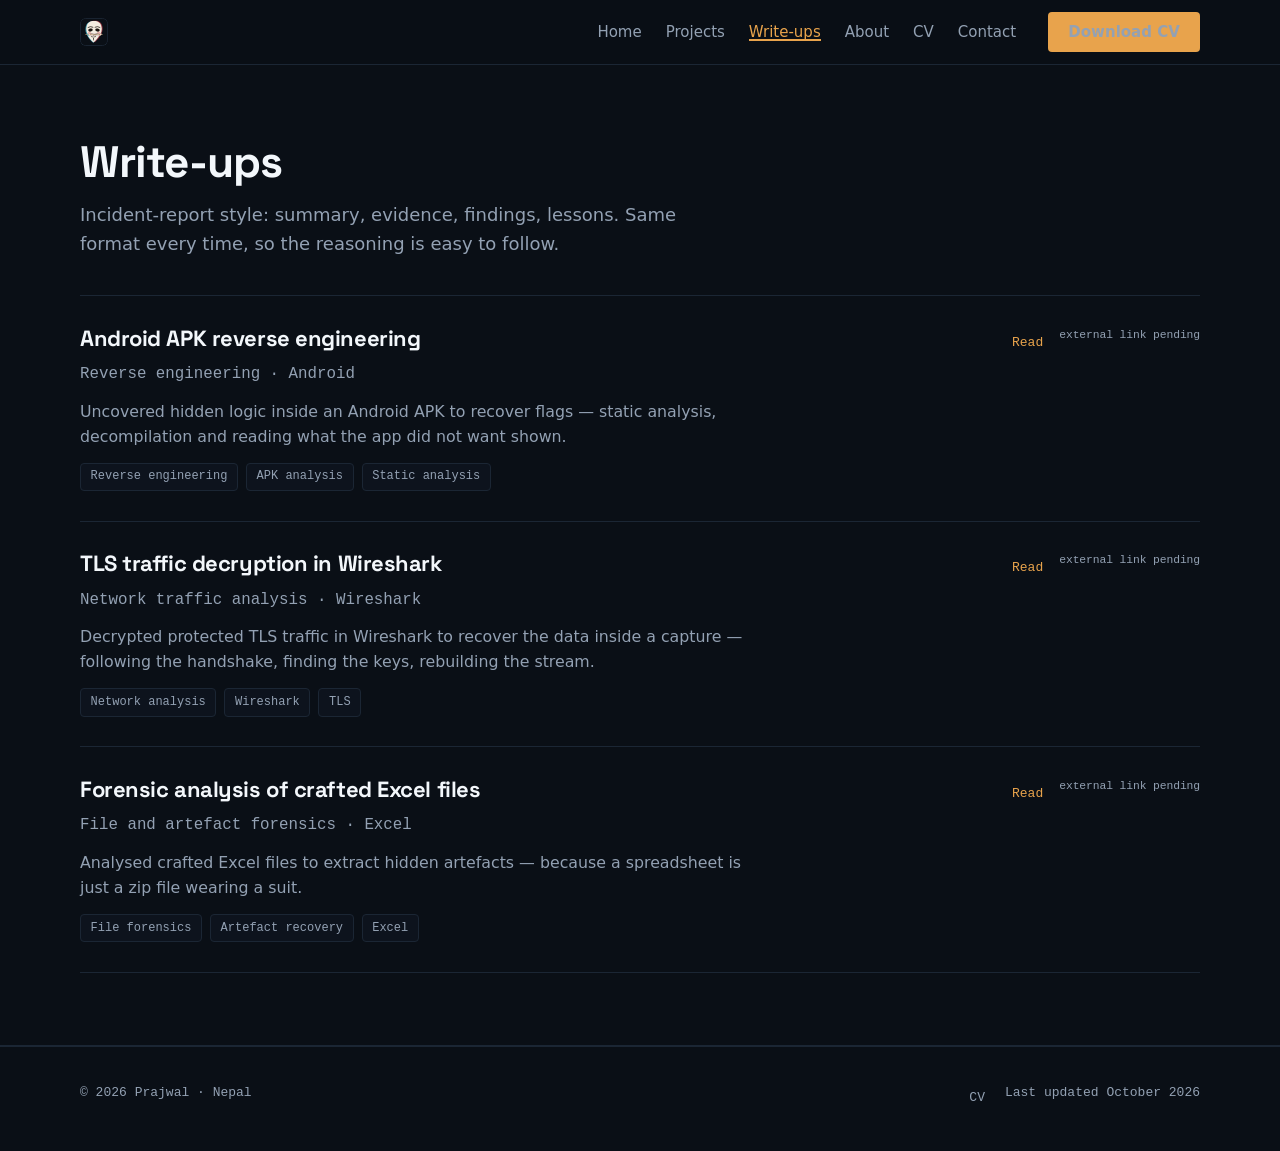
<file: prajwal/site/writeups.html>
<!DOCTYPE html>
<html lang="en">
<head>
  <meta charset="utf-8">
  <meta name="viewport" content="width=device-width, initial-scale=1">
  <title>CTF Write-ups — Prajwal</title>
  <meta name="description" content="CTF write-ups by Prajwal: Android APK reverse engineering, TLS traffic decryption in Wireshark, and forensic analysis of crafted Excel files.">
  <meta name="color-scheme" content="dark">
  <meta name="theme-color" content="#0a0f16">
  <link rel="icon" href="assets/favicon.svg" type="image/svg+xml">
  <meta property="og:type" content="website">
  <meta property="og:title" content="CTF Write-ups — Prajwal">
  <meta property="og:description" content="APK reverse engineering, TLS decryption in Wireshark, Excel artefact forensics.">
  <meta name="twitter:card" content="summary">
  <link rel="preload" href="assets/fonts/space-grotesk-latin.woff2" as="font" type="font/woff2" crossorigin>
  <link rel="stylesheet" href="css/style.css">
</head>
<body>
  <a class="skip-link" href="#main">Skip to content</a>

  <header class="site-header">
    <div class="wrap nav-inner">
      <a class="brand" href="index.html" aria-label="Prajwal — home"><img class="brand-mark" src="assets/logo.svg" alt="" width="28" height="28"></a>
      <button class="nav-toggle" id="nav-toggle" aria-expanded="false" aria-controls="site-nav">menu</button>
      <nav id="site-nav" aria-label="Main">
        <ul>
          <li><a href="index.html">Home</a></li>
          <li><a href="projects.html">Projects</a></li>
          <li><a href="writeups.html">Write-ups</a></li>
          <li><a href="about.html">About</a></li>
          <li><a href="cv.html">CV</a></li>
          <li><a href="contact.html">Contact</a></li>
          <li class="nav-cta"><a class="btn btn-primary" href="cv.html">Download CV</a></li>
        </ul>
      </nav>
    </div>
  </header>

  <main id="main" tabindex="-1">
    <section class="section" aria-labelledby="wu-h">
      <div class="wrap">
        <div class="section-head">
          <div>
            <h1 id="wu-h" class="page-title">Write-ups</h1>
            <p class="lead page-lead">Incident-report style: summary, evidence, findings, lessons. Same format every time, so the reasoning is easy to follow.</p>
          </div>
        </div>

        <div class="rows">
          <article class="row-item">
            <div>
              <h2><a href="writeups/apk-reverse-engineering.html">Android APK reverse engineering</a></h2>
              <p class="row-meta">Reverse engineering · Android</p>
              <p>Uncovered hidden logic inside an Android APK to recover flags — static analysis, decompilation and reading what the app did not want shown.</p>
              <ul class="tags">
                <li class="tag">Reverse engineering</li>
                <li class="tag">APK analysis</li>
                <li class="tag">Static analysis</li>
              </ul>
            </div>
            <div class="row-side">
              <div class="row-links">
                <a href="writeups/apk-reverse-engineering.html">Read</a>
                <a data-writeup-link="apk" data-external="true" href="#">External</a>
                <span data-soon hidden class="muted mono">external link pending</span>
              </div>
            </div>
          </article>

          <article class="row-item">
            <div>
              <h2><a href="writeups/tls-decryption-wireshark.html">TLS traffic decryption in Wireshark</a></h2>
              <p class="row-meta">Network traffic analysis · Wireshark</p>
              <p>Decrypted protected TLS traffic in Wireshark to recover the data inside a capture — following the handshake, finding the keys, rebuilding the stream.</p>
              <ul class="tags">
                <li class="tag">Network analysis</li>
                <li class="tag">Wireshark</li>
                <li class="tag">TLS</li>
              </ul>
            </div>
            <div class="row-side">
              <div class="row-links">
                <a href="writeups/tls-decryption-wireshark.html">Read</a>
                <a data-writeup-link="tls" data-external="true" href="#">External</a>
                <span data-soon hidden class="muted mono">external link pending</span>
              </div>
            </div>
          </article>

          <article class="row-item">
            <div>
              <h2><a href="writeups/excel-forensics.html">Forensic analysis of crafted Excel files</a></h2>
              <p class="row-meta">File and artefact forensics · Excel</p>
              <p>Analysed crafted Excel files to extract hidden artefacts — because a spreadsheet is just a zip file wearing a suit.</p>
              <ul class="tags">
                <li class="tag">File forensics</li>
                <li class="tag">Artefact recovery</li>
                <li class="tag">Excel</li>
              </ul>
            </div>
            <div class="row-side">
              <div class="row-links">
                <a href="writeups/excel-forensics.html">Read</a>
                <a data-writeup-link="excel" data-external="true" href="#">External</a>
                <span data-soon hidden class="muted mono">external link pending</span>
              </div>
            </div>
          </article>
        </div>
      </div>
    </section>
  </main>

  <footer class="site-footer">
    <div class="wrap footer-inner">
      <div>© <span data-year>2026</span> Prajwal · <span data-site="country">Nepal</span></div>
      <div class="footer-links">
        <a href="cv.html">CV</a>
        <a data-link="github" href="#">GitHub</a>
        <a data-link="linkedin" href="#">LinkedIn</a>
        <a data-link="tryhackme" href="#">TryHackMe</a>
        <span>Last updated <span data-site="lastUpdated">October 2026</span></span>
      </div>
    </div>
  </footer>

  <script defer src="js/content.js"></script>
  <script defer src="js/main.js"></script>
</body>
</html>
</file>
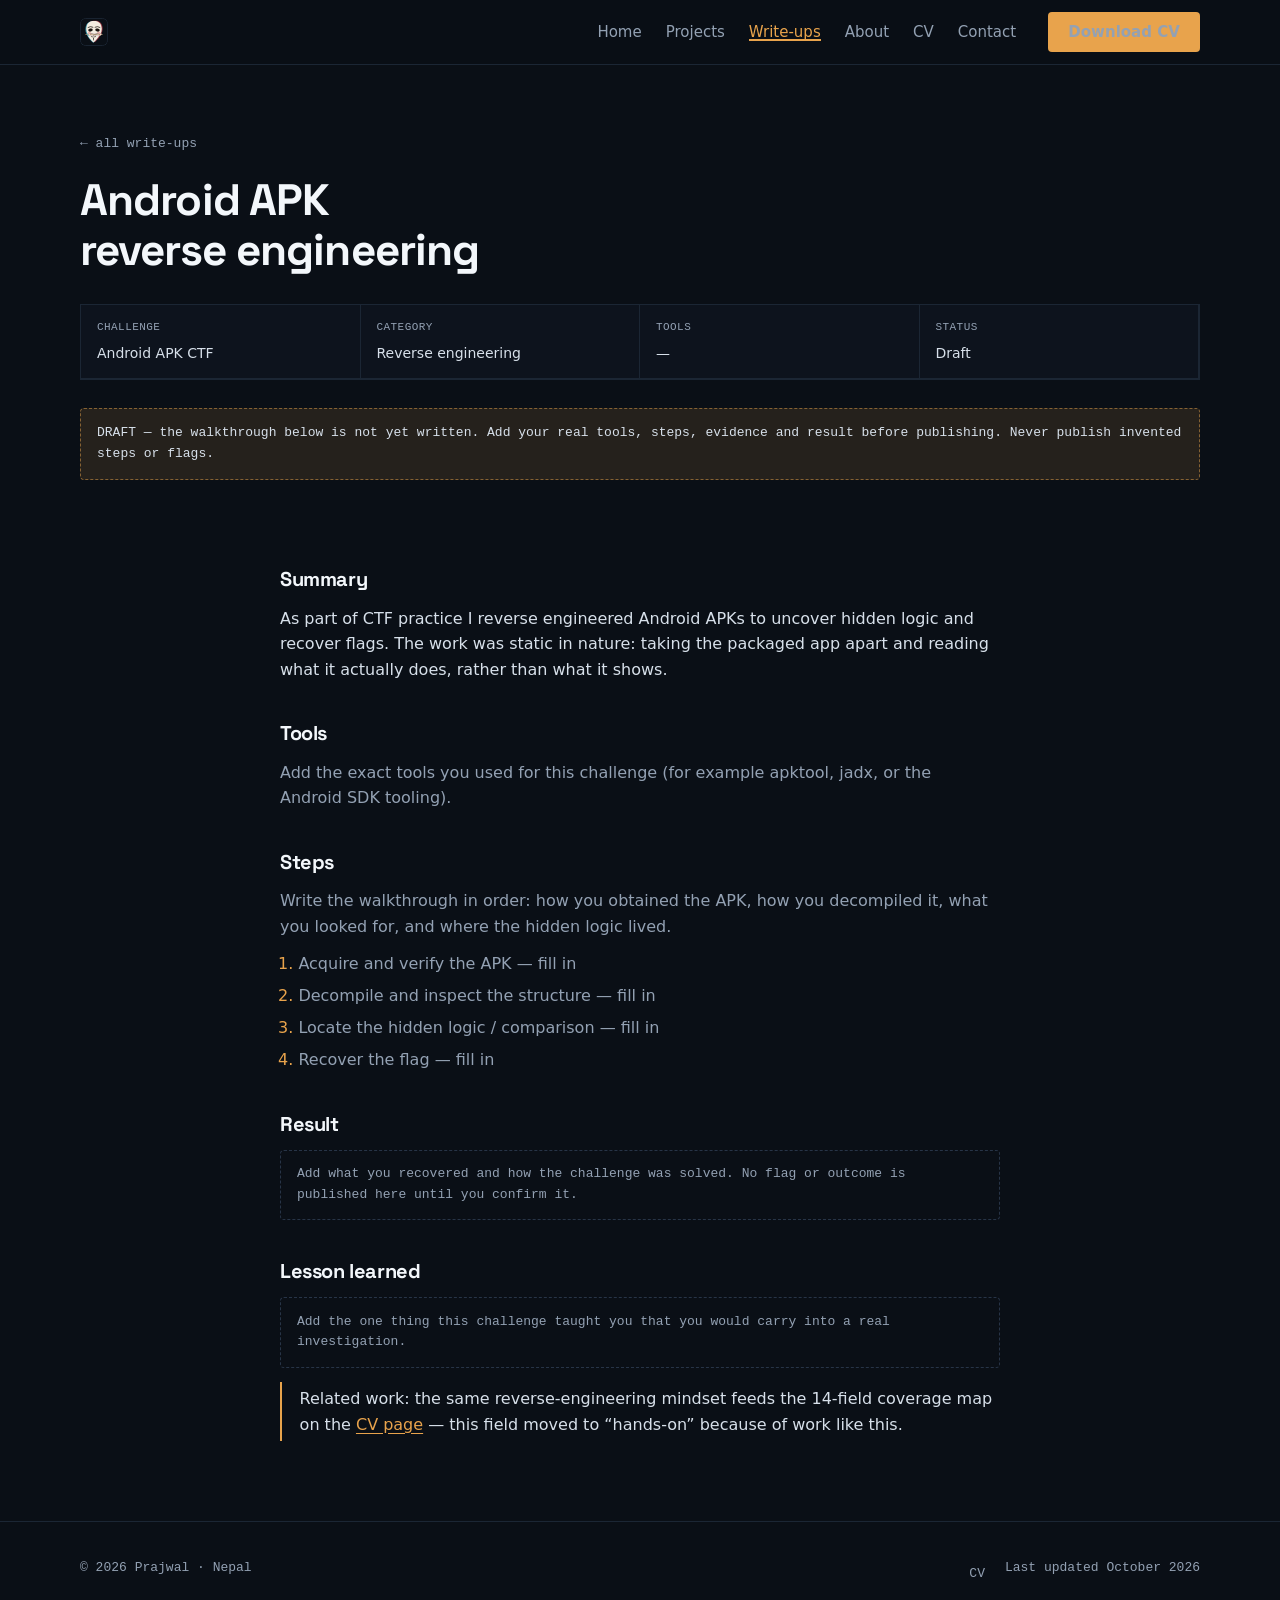
<file: prajwal/site/writeups/apk-reverse-engineering.html>
<!DOCTYPE html>
<html lang="en">
<head>
  <meta charset="utf-8">
  <meta name="viewport" content="width=device-width, initial-scale=1">
  <title>Android APK Reverse Engineering — Write-up — Prajwal</title>
  <meta name="description" content="CTF write-up: reverse engineering an Android APK to uncover hidden logic and recover flags.">
  <meta name="color-scheme" content="dark">
  <meta name="theme-color" content="#0a0f16">
  <link rel="icon" href="../assets/favicon.svg" type="image/svg+xml">
  <meta property="og:type" content="article">
  <meta property="og:title" content="Android APK Reverse Engineering — Write-up">
  <meta property="og:description" content="Uncovering hidden logic inside an Android APK in a CTF challenge.">
  <meta name="twitter:card" content="summary">
  <link rel="stylesheet" href="../css/style.css">
</head>
<body>
  <a class="skip-link" href="#main">Skip to content</a>

  <header class="site-header">
    <div class="wrap nav-inner">
      <a class="brand" href="../index.html" aria-label="Prajwal — home"><img class="brand-mark" src="../assets/logo.svg" alt="" width="28" height="28"></a>
      <button class="nav-toggle" id="nav-toggle" aria-expanded="false" aria-controls="site-nav">menu</button>
      <nav id="site-nav" aria-label="Main">
        <ul>
          <li><a href="../index.html">Home</a></li>
          <li><a href="../projects.html">Projects</a></li>
          <li><a href="../writeups.html">Write-ups</a></li>
          <li><a href="../about.html">About</a></li>
          <li><a href="../cv.html">CV</a></li>
          <li><a href="../contact.html">Contact</a></li>
          <li class="nav-cta"><a class="btn btn-primary" href="../cv.html">Download CV</a></li>
        </ul>
      </nav>
    </div>
  </header>

  <main id="main" tabindex="-1">
    <div class="wrap article-head">
      <a class="back-link" href="../writeups.html">← all write-ups</a>
      <h1>Android APK reverse engineering</h1>

      <dl class="meta-grid">
        <div><dt>CHALLENGE</dt><dd>Android APK CTF</dd></div>
        <div><dt>CATEGORY</dt><dd>Reverse engineering</dd></div>
        <div><dt>TOOLS</dt><dd>—</dd></div>
        <div><dt>STATUS</dt><dd>Draft</dd></div>
      </dl>

      <p class="draft-note">DRAFT — the walkthrough below is not yet written. Add your real tools, steps, evidence and result before publishing. Never publish invented steps or flags.</p>
    </div>

    <article class="wrap article">
      <h2>Summary</h2>
      <p>As part of CTF practice I reverse engineered Android APKs to uncover hidden logic and recover flags. The work was static in nature: taking the packaged app apart and reading what it actually does, rather than what it shows.</p>

      <h2>Tools</h2>
      <p class="muted">Add the exact tools you used for this challenge (for example apktool, jadx, or the Android SDK tooling).</p>

      <h2>Steps</h2>
      <p class="muted">Write the walkthrough in order: how you obtained the APK, how you decompiled it, what you looked for, and where the hidden logic lived.</p>
      <ol class="bullets">
        <li>Acquire and verify the APK — <span class="muted">fill in</span></li>
        <li>Decompile and inspect the structure — <span class="muted">fill in</span></li>
        <li>Locate the hidden logic / comparison — <span class="muted">fill in</span></li>
        <li>Recover the flag — <span class="muted">fill in</span></li>
      </ol>

      <h2>Result</h2>
      <div class="empty-note">Add what you recovered and how the challenge was solved. No flag or outcome is published here until you confirm it.</div>

      <h2>Lesson learned</h2>
      <div class="empty-note">Add the one thing this challenge taught you that you would carry into a real investigation.</div>

      <p class="callout">Related work: the same reverse-engineering mindset feeds the 14-field coverage map on the <a href="../cv.html">CV page</a> — this field moved to “hands-on” because of work like this.</p>
    </article>
  </main>

  <footer class="site-footer">
    <div class="wrap footer-inner">
      <div>© <span data-year>2026</span> Prajwal · <span data-site="country">Nepal</span></div>
      <div class="footer-links">
        <a href="../cv.html">CV</a>
        <a data-link="github" href="#">GitHub</a>
        <a data-link="linkedin" href="#">LinkedIn</a>
        <a data-link="tryhackme" href="#">TryHackMe</a>
        <span>Last updated <span data-site="lastUpdated">October 2026</span></span>
      </div>
    </div>
  </footer>

  <script defer src="../js/content.js"></script>
  <script defer src="../js/main.js"></script>
</body>
</html>
</file>
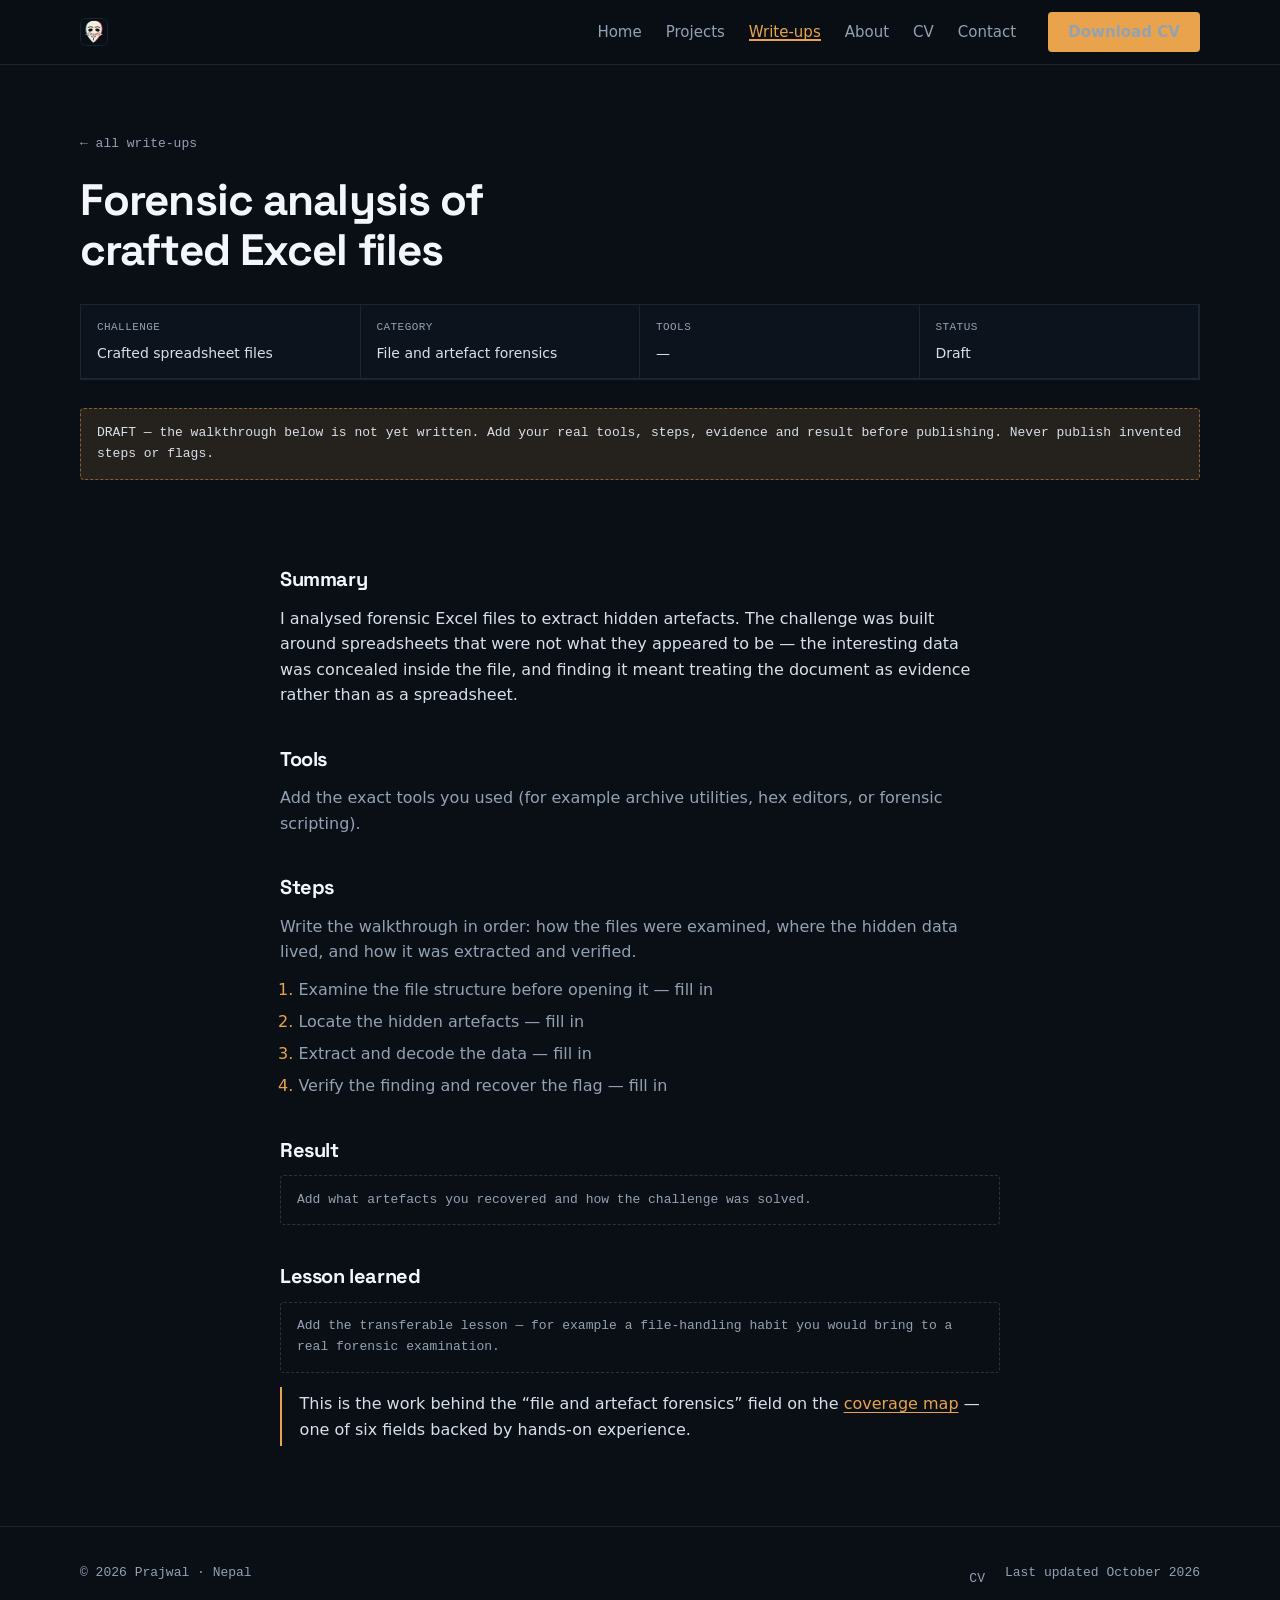
<file: prajwal/site/writeups/excel-forensics.html>
<!DOCTYPE html>
<html lang="en">
<head>
  <meta charset="utf-8">
  <meta name="viewport" content="width=device-width, initial-scale=1">
  <title>Forensic Analysis of Crafted Excel Files — Write-up — Prajwal</title>
  <meta name="description" content="CTF write-up: forensic analysis of crafted Excel files to extract hidden artefacts.">
  <meta name="color-scheme" content="dark">
  <meta name="theme-color" content="#0a0f16">
  <link rel="icon" href="../assets/favicon.svg" type="image/svg+xml">
  <meta property="og:type" content="article">
  <meta property="og:title" content="Forensic Analysis of Crafted Excel Files — Write-up">
  <meta property="og:description" content="Extracting hidden artefacts from crafted spreadsheets.">
  <meta name="twitter:card" content="summary">
  <link rel="stylesheet" href="../css/style.css">
</head>
<body>
  <a class="skip-link" href="#main">Skip to content</a>

  <header class="site-header">
    <div class="wrap nav-inner">
      <a class="brand" href="../index.html" aria-label="Prajwal — home"><img class="brand-mark" src="../assets/logo.svg" alt="" width="28" height="28"></a>
      <button class="nav-toggle" id="nav-toggle" aria-expanded="false" aria-controls="site-nav">menu</button>
      <nav id="site-nav" aria-label="Main">
        <ul>
          <li><a href="../index.html">Home</a></li>
          <li><a href="../projects.html">Projects</a></li>
          <li><a href="../writeups.html">Write-ups</a></li>
          <li><a href="../about.html">About</a></li>
          <li><a href="../cv.html">CV</a></li>
          <li><a href="../contact.html">Contact</a></li>
          <li class="nav-cta"><a class="btn btn-primary" href="../cv.html">Download CV</a></li>
        </ul>
      </nav>
    </div>
  </header>

  <main id="main" tabindex="-1">
    <div class="wrap article-head">
      <a class="back-link" href="../writeups.html">← all write-ups</a>
      <h1>Forensic analysis of crafted Excel files</h1>

      <dl class="meta-grid">
        <div><dt>CHALLENGE</dt><dd>Crafted spreadsheet files</dd></div>
        <div><dt>CATEGORY</dt><dd>File and artefact forensics</dd></div>
        <div><dt>TOOLS</dt><dd>—</dd></div>
        <div><dt>STATUS</dt><dd>Draft</dd></div>
      </dl>

      <p class="draft-note">DRAFT — the walkthrough below is not yet written. Add your real tools, steps, evidence and result before publishing. Never publish invented steps or flags.</p>
    </div>

    <article class="wrap article">
      <h2>Summary</h2>
      <p>I analysed forensic Excel files to extract hidden artefacts. The challenge was built around spreadsheets that were not what they appeared to be — the interesting data was concealed inside the file, and finding it meant treating the document as evidence rather than as a spreadsheet.</p>

      <h2>Tools</h2>
      <p class="muted">Add the exact tools you used (for example archive utilities, hex editors, or forensic scripting).</p>

      <h2>Steps</h2>
      <p class="muted">Write the walkthrough in order: how the files were examined, where the hidden data lived, and how it was extracted and verified.</p>
      <ol class="bullets">
        <li>Examine the file structure before opening it — <span class="muted">fill in</span></li>
        <li>Locate the hidden artefacts — <span class="muted">fill in</span></li>
        <li>Extract and decode the data — <span class="muted">fill in</span></li>
        <li>Verify the finding and recover the flag — <span class="muted">fill in</span></li>
      </ol>

      <h2>Result</h2>
      <div class="empty-note">Add what artefacts you recovered and how the challenge was solved.</div>

      <h2>Lesson learned</h2>
      <div class="empty-note">Add the transferable lesson — for example a file-handling habit you would bring to a real forensic examination.</div>

      <p class="callout">This is the work behind the “file and artefact forensics” field on the <a href="../cv.html">coverage map</a> — one of six fields backed by hands-on experience.</p>
    </article>
  </main>

  <footer class="site-footer">
    <div class="wrap footer-inner">
      <div>© <span data-year>2026</span> Prajwal · <span data-site="country">Nepal</span></div>
      <div class="footer-links">
        <a href="../cv.html">CV</a>
        <a data-link="github" href="#">GitHub</a>
        <a data-link="linkedin" href="#">LinkedIn</a>
        <a data-link="tryhackme" href="#">TryHackMe</a>
        <span>Last updated <span data-site="lastUpdated">October 2026</span></span>
      </div>
    </div>
  </footer>

  <script defer src="../js/content.js"></script>
  <script defer src="../js/main.js"></script>
</body>
</html>
</file>
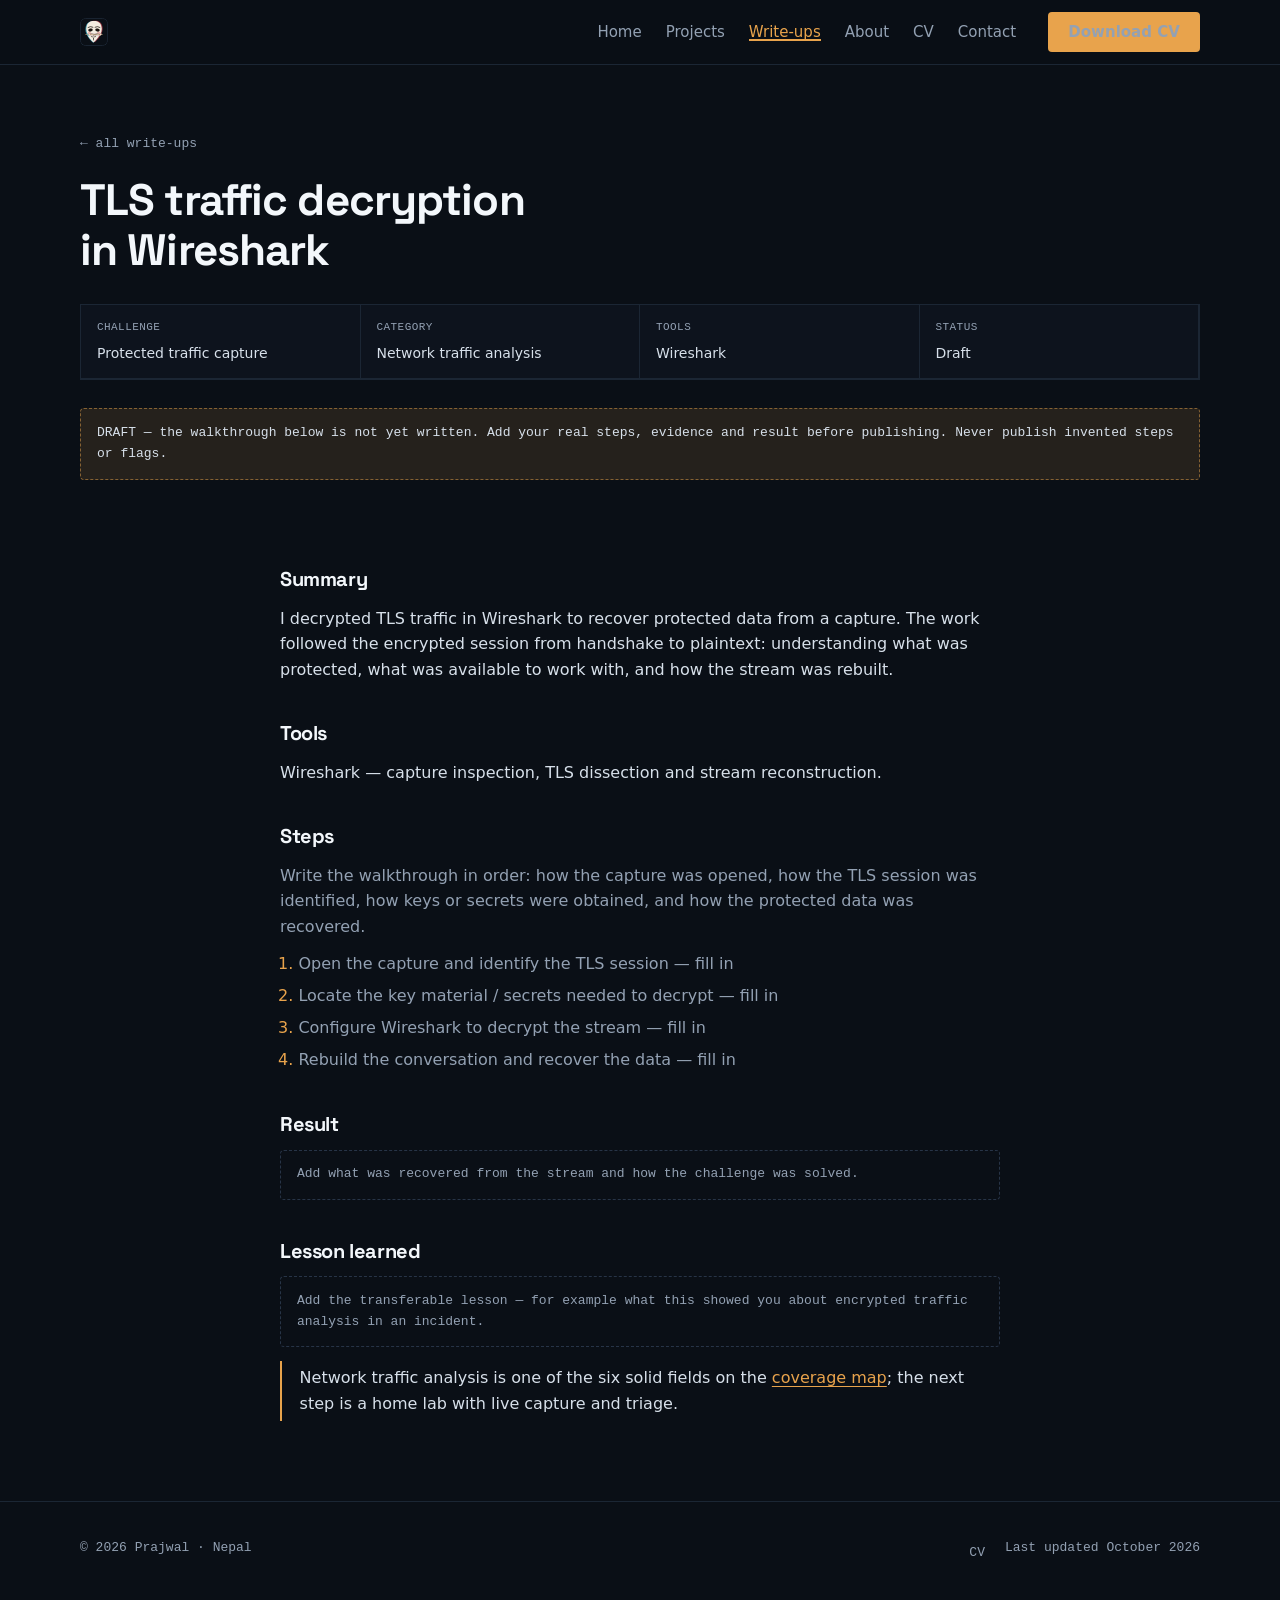
<file: prajwal/site/writeups/tls-decryption-wireshark.html>
<!DOCTYPE html>
<html lang="en">
<head>
  <meta charset="utf-8">
  <meta name="viewport" content="width=device-width, initial-scale=1">
  <title>TLS Traffic Decryption in Wireshark — Write-up — Prajwal</title>
  <meta name="description" content="CTF write-up: decrypting TLS traffic in Wireshark to recover protected data from a capture.">
  <meta name="color-scheme" content="dark">
  <meta name="theme-color" content="#0a0f16">
  <link rel="icon" href="../assets/favicon.svg" type="image/svg+xml">
  <meta property="og:type" content="article">
  <meta property="og:title" content="TLS Traffic Decryption in Wireshark — Write-up">
  <meta property="og:description" content="Following the handshake, finding the keys, rebuilding the stream.">
  <meta name="twitter:card" content="summary">
  <link rel="stylesheet" href="../css/style.css">
</head>
<body>
  <a class="skip-link" href="#main">Skip to content</a>

  <header class="site-header">
    <div class="wrap nav-inner">
      <a class="brand" href="../index.html" aria-label="Prajwal — home"><img class="brand-mark" src="../assets/logo.svg" alt="" width="28" height="28"></a>
      <button class="nav-toggle" id="nav-toggle" aria-expanded="false" aria-controls="site-nav">menu</button>
      <nav id="site-nav" aria-label="Main">
        <ul>
          <li><a href="../index.html">Home</a></li>
          <li><a href="../projects.html">Projects</a></li>
          <li><a href="../writeups.html">Write-ups</a></li>
          <li><a href="../about.html">About</a></li>
          <li><a href="../cv.html">CV</a></li>
          <li><a href="../contact.html">Contact</a></li>
          <li class="nav-cta"><a class="btn btn-primary" href="../cv.html">Download CV</a></li>
        </ul>
      </nav>
    </div>
  </header>

  <main id="main" tabindex="-1">
    <div class="wrap article-head">
      <a class="back-link" href="../writeups.html">← all write-ups</a>
      <h1>TLS traffic decryption in Wireshark</h1>

      <dl class="meta-grid">
        <div><dt>CHALLENGE</dt><dd>Protected traffic capture</dd></div>
        <div><dt>CATEGORY</dt><dd>Network traffic analysis</dd></div>
        <div><dt>TOOLS</dt><dd>Wireshark</dd></div>
        <div><dt>STATUS</dt><dd>Draft</dd></div>
      </dl>

      <p class="draft-note">DRAFT — the walkthrough below is not yet written. Add your real steps, evidence and result before publishing. Never publish invented steps or flags.</p>
    </div>

    <article class="wrap article">
      <h2>Summary</h2>
      <p>I decrypted TLS traffic in Wireshark to recover protected data from a capture. The work followed the encrypted session from handshake to plaintext: understanding what was protected, what was available to work with, and how the stream was rebuilt.</p>

      <h2>Tools</h2>
      <p>Wireshark — capture inspection, TLS dissection and stream reconstruction.</p>

      <h2>Steps</h2>
      <p class="muted">Write the walkthrough in order: how the capture was opened, how the TLS session was identified, how keys or secrets were obtained, and how the protected data was recovered.</p>
      <ol class="bullets">
        <li>Open the capture and identify the TLS session — <span class="muted">fill in</span></li>
        <li>Locate the key material / secrets needed to decrypt — <span class="muted">fill in</span></li>
        <li>Configure Wireshark to decrypt the stream — <span class="muted">fill in</span></li>
        <li>Rebuild the conversation and recover the data — <span class="muted">fill in</span></li>
      </ol>

      <h2>Result</h2>
      <div class="empty-note">Add what was recovered from the stream and how the challenge was solved.</div>

      <h2>Lesson learned</h2>
      <div class="empty-note">Add the transferable lesson — for example what this showed you about encrypted traffic analysis in an incident.</div>

      <p class="callout">Network traffic analysis is one of the six solid fields on the <a href="../cv.html">coverage map</a>; the next step is a home lab with live capture and triage.</p>
    </article>
  </main>

  <footer class="site-footer">
    <div class="wrap footer-inner">
      <div>© <span data-year>2026</span> Prajwal · <span data-site="country">Nepal</span></div>
      <div class="footer-links">
        <a href="../cv.html">CV</a>
        <a data-link="github" href="#">GitHub</a>
        <a data-link="linkedin" href="#">LinkedIn</a>
        <a data-link="tryhackme" href="#">TryHackMe</a>
        <span>Last updated <span data-site="lastUpdated">October 2026</span></span>
      </div>
    </div>
  </footer>

  <script defer src="../js/content.js"></script>
  <script defer src="../js/main.js"></script>
</body>
</html>
</file>
<file: prajwal/site/css/style.css>
/* ============================================================
   Prajwal — personal site
   Dark cyber theme · blue-black base · signal amber accent
   ============================================================ */

/* ---------- Font (self-hosted, 22KB) ---------- */
@font-face {
  font-family: "Space Grotesk";
  font-style: normal;
  font-weight: 500 700;
  font-display: swap;
  src: url("../assets/fonts/space-grotesk-latin.woff2") format("woff2");
  unicode-range: U+0000-00FF, U+0131, U+0152-0153, U+02BB-02BC, U+02C6, U+02DA,
    U+02DC, U+2000-206F, U+2074, U+20AC, U+2122, U+2191, U+2193, U+2212, U+2215, U+FEFF, U+FFFD;
}

/* ---------- Tokens ---------- */
:root {
  --bg: #0a0f16;
  --bg-2: #0d131d;
  --bg-3: #070b11;
  --line: #1b2634;
  --line-2: #273447;
  --text: #d7e0ea;
  --text-strong: #f3f7fb;
  --muted: #93a1b3;
  --accent: #e8a34c;
  --accent-soft: rgba(232, 163, 76, 0.12);
  --accent-ink: #17110a;

  --font-display: "Space Grotesk", system-ui, -apple-system, "Segoe UI", sans-serif;
  --font-body: system-ui, -apple-system, "Segoe UI", Roboto, "Helvetica Neue", Arial, sans-serif;
  --font-mono: ui-monospace, "Cascadia Mono", "SF Mono", Menlo, Consolas, monospace;

  --wrap: 1120px;
  --gutter: clamp(1.25rem, 5vw, 2.5rem);
  --nav-h: 64px;
  --radius: 4px;
}

/* ---------- Reset / base ---------- */
*,
*::before,
*::after { box-sizing: border-box; }

html {
  scroll-behavior: smooth;
  -webkit-text-size-adjust: 100%;
  touch-action: manipulation;
  -webkit-tap-highlight-color: rgba(232, 163, 76, 0.25);
}

body {
  margin: 0;
  background: var(--bg);
  color: var(--text);
  font-family: var(--font-body);
  font-size: 1rem;
  line-height: 1.6;
  -webkit-font-smoothing: antialiased;
  text-rendering: optimizeLegibility;
}

img, svg, video { display: block; max-width: 100%; }

h1, h2, h3, h4 {
  font-family: var(--font-display);
  font-weight: 700;
  line-height: 1.15;
  letter-spacing: -0.02em;
  color: var(--text-strong);
  margin: 0;
  text-wrap: balance;
}

p { margin: 0; }

a { color: var(--accent); text-underline-offset: 3px; }
a:hover { color: var(--text-strong); }

::selection { background: var(--accent); color: var(--accent-ink); }

:focus-visible {
  outline: 2px solid var(--accent);
  outline-offset: 3px;
  border-radius: 2px;
}

[hidden] { display: none !important; }

.skip-link {
  position: absolute;
  left: -9999px;
  top: 0;
  background: var(--accent);
  color: var(--accent-ink);
  padding: 0.6rem 1rem;
  z-index: 100;
  font-weight: 600;
}
.skip-link:focus { left: 0; }

.wrap {
  width: min(100% - 2 * var(--gutter), var(--wrap));
  margin-inline: auto;
}

.muted { color: var(--muted); }
.mono {
  font-family: var(--font-mono);
  font-size: 0.875em;
  letter-spacing: -0.01em;
}
.lead {
  font-size: 1.125rem;
  line-height: 1.65;
  color: var(--muted);
  max-width: 56ch;
}
.small { font-size: 0.875rem; }

.page-title { font-size: clamp(1.875rem, 5vw, 2.75rem); }
.page-lead { margin-top: 0.75rem; }

.about-grid {
  display: grid;
  grid-template-columns: minmax(0, 7fr) minmax(0, 4fr);
  gap: clamp(2rem, 5vw, 4rem);
  align-items: start;
}

.row-item :is(h2, h3) a { color: inherit; text-decoration: none; }
.row-item :is(h2, h3) a:hover { color: var(--accent); }

/* ---------- Header / nav ---------- */
.site-header {
  position: sticky;
  top: 0;
  z-index: 50;
  background: rgba(10, 15, 22, 0.88);
  backdrop-filter: blur(10px);
  -webkit-backdrop-filter: blur(10px);
  border-bottom: 1px solid var(--line);
}

.nav-inner {
  display: flex;
  align-items: center;
  justify-content: space-between;
  gap: 1.5rem;
  min-height: var(--nav-h);
}

.brand {
  font-family: var(--font-mono);
  font-size: 0.9375rem;
  color: var(--text-strong);
  text-decoration: none;
  white-space: nowrap;
  display: inline-flex;
  align-items: center;
  gap: 0.55rem;
}
.brand-mark { display: block; border-radius: 6px; }
.brand:hover .brand-mark { animation: mark-jitter 0.25s steps(2, end) 1; }
@keyframes mark-jitter {
  0% { transform: translate(0, 0); }
  33% { transform: translate(-1.5px, 0.5px); }
  66% { transform: translate(1.5px, -0.5px); }
  100% { transform: translate(0, 0); }
}
.brand .sig { color: var(--accent); }
.brand:hover { color: var(--text-strong); }

.nav-toggle {
  display: none;
  background: none;
  border: 1px solid var(--line-2);
  border-radius: var(--radius);
  color: var(--text);
  font-family: var(--font-mono);
  font-size: 0.8125rem;
  padding: 0.45rem 0.75rem;
  cursor: pointer;
}
.nav-toggle:hover { border-color: var(--accent); }

#site-nav ul {
  display: flex;
  align-items: center;
  gap: 1.5rem;
  list-style: none;
  margin: 0;
  padding: 0;
}
#site-nav a {
  color: var(--muted);
  text-decoration: none;
  font-size: 0.9375rem;
}
#site-nav a:hover { color: var(--text-strong); }
#site-nav a[aria-current="page"]:not(.btn) {
  color: var(--accent);
  box-shadow: inset 0 -2px 0 var(--accent);
}

.nav-cta { margin-left: 0.5rem; }

/* ---------- Buttons ---------- */
.btn {
  display: inline-flex;
  align-items: center;
  justify-content: center;
  gap: 0.5rem;
  padding: 0.7rem 1.2rem;
  border-radius: var(--radius);
  border: 1px solid transparent;
  font: 600 0.9375rem/1 var(--font-body);
  text-decoration: none;
  cursor: pointer;
  transition: border-color 0.15s ease, background-color 0.15s ease, color 0.15s ease;
}
.btn-primary {
  background: var(--accent);
  color: var(--accent-ink);
}
.btn-primary:hover {
  background: #f2b162;
  color: var(--accent-ink);
}
.btn-ghost {
  border-color: var(--line-2);
  color: var(--text);
  background: transparent;
}
.btn-ghost:hover {
  border-color: var(--accent);
  color: var(--accent);
}

/* ---------- Hero ---------- */
.hero {
  position: relative;
  padding: clamp(3.5rem, 9vw, 6rem) 0 clamp(3rem, 7vw, 4.5rem);
  border-bottom: 1px solid var(--line);
  overflow: hidden;
}
.hero::before {
  content: "";
  position: absolute;
  inset: 0;
  background: radial-gradient(ellipse 70% 60% at 75% 0%, rgba(232, 163, 76, 0.07), transparent 60%);
  pointer-events: none;
}
.hero-grid {
  position: relative;
  display: grid;
  grid-template-columns: minmax(0, 7fr) minmax(0, 4fr);
  gap: clamp(2rem, 5vw, 4rem);
  align-items: end;
}
.hero h1 {
  font-size: clamp(3rem, 9vw, 5rem);
  letter-spacing: -0.03em;
}
.hero-role {
  font-family: var(--font-mono);
  font-size: clamp(0.9375rem, 2vw, 1.0625rem);
  color: var(--accent);
  margin-top: 0.9rem;
}
.hero .lead { margin-top: 1.25rem; }
.hero-actions {
  display: flex;
  flex-wrap: wrap;
  align-items: center;
  gap: 0.75rem;
  margin-top: 1.75rem;
}
.hero-social {
  display: flex;
  flex-wrap: wrap;
  gap: 1.25rem;
  margin-top: 1.75rem;
  font-family: var(--font-mono);
  font-size: 0.875rem;
}
.hero-social a { color: var(--muted); text-decoration: none; }
.hero-social a:hover { color: var(--accent); }

/* Status panel — the instrument block */
.status-panel {
  border: 1px solid var(--line-2);
  background: var(--bg-2);
  padding: 1.25rem 1.35rem;
  font-family: var(--font-mono);
  font-size: 0.8125rem;
}
.status-head {
  display: flex;
  align-items: center;
  gap: 0.6rem;
  padding-bottom: 0.85rem;
  margin-bottom: 0.85rem;
  border-bottom: 1px solid var(--line);
  color: var(--text-strong);
  font-size: 0.75rem;
  letter-spacing: 0.04em;
}
.status-dot {
  width: 8px;
  height: 8px;
  border-radius: 50%;
  background: var(--accent);
  box-shadow: 0 0 0 3px var(--accent-soft);
  flex: none;
}
.status-row {
  display: grid;
  grid-template-columns: 92px 1fr;
  gap: 0.75rem;
  padding: 0.4rem 0;
}
.status-row dt { color: var(--muted); }
.status-row dd { margin: 0; color: var(--text); }
.status-row dd b { color: var(--accent); font-weight: 500; }

/* ---------- Sections ---------- */
.section {
  padding: clamp(2.75rem, 7vw, 4.5rem) 0;
  border-bottom: 1px solid var(--line);
}
.section-head {
  display: flex;
  flex-wrap: wrap;
  align-items: baseline;
  justify-content: space-between;
  gap: 1rem;
  margin-bottom: clamp(1.5rem, 4vw, 2.25rem);
}
.section-head h2 { font-size: clamp(1.5rem, 3.5vw, 2rem); }
.section-note { color: var(--muted); font-size: 0.9375rem; max-width: 44ch; }
.section-link {
  font-family: var(--font-mono);
  font-size: 0.875rem;
  text-decoration: none;
  white-space: nowrap;
}
.section-link:hover { text-decoration: underline; }

/* ---------- Row list (projects, write-ups) ---------- */
.rows { border-top: 1px solid var(--line); }
.row-item {
  display: grid;
  grid-template-columns: minmax(0, 1fr) auto;
  gap: 1.5rem;
  align-items: start;
  padding: clamp(1.35rem, 3vw, 1.85rem) 0;
  border-bottom: 1px solid var(--line);
}
.row-item :is(h2, h3) { font-size: clamp(1.1875rem, 2.5vw, 1.375rem); }
.row-meta {
  font-family: var(--font-mono);
  font-size: 0.75rem;
  color: var(--muted);
  margin-top: 0.4rem;
}
.row-item p {
  margin-top: 0.7rem;
  color: var(--muted);
  max-width: 68ch;
  font-size: 0.9875rem;
}
.row-side {
  display: flex;
  flex-direction: column;
  align-items: flex-end;
  gap: 0.75rem;
}
.row-links {
  display: flex;
  gap: 1rem;
  font-family: var(--font-mono);
  font-size: 0.8125rem;
  white-space: nowrap;
}
.row-links a { text-decoration: none; display: inline-block; padding: 0.45rem 0; }
.row-links a:hover { text-decoration: underline; }

/* ---------- Tags / badges ---------- */
.tags, .badges {
  display: flex;
  flex-wrap: wrap;
  gap: 0.5rem;
  list-style: none;
  margin: 0.85rem 0 0;
  padding: 0;
}
.tag, .badge {
  font-family: var(--font-mono);
  font-size: 0.75rem;
  line-height: 1.4;
  color: var(--muted);
  border: 1px solid var(--line);
  background: var(--bg-2);
  border-radius: var(--radius);
  padding: 0.3rem 0.6rem;
}
.badge--key {
  color: var(--accent);
  border-color: rgba(232, 163, 76, 0.45);
}
.badge-group + .badge-group { margin-top: 1.5rem; }
.badge-group h3 {
  font-family: var(--font-mono);
  font-size: 0.8125rem;
  font-weight: 500;
  color: var(--muted);
  letter-spacing: 0;
  margin-bottom: 0.65rem;
}

/* ---------- Roles / open-to band ---------- */
.roles {
  display: flex;
  flex-wrap: wrap;
  gap: 0.75rem;
  list-style: none;
  margin: 0;
  padding: 0;
}
.roles li {
  border: 1px solid var(--line-2);
  border-radius: var(--radius);
  padding: 0.7rem 1.1rem;
  font-family: var(--font-mono);
  font-size: 0.9375rem;
  color: var(--text);
  background: var(--bg-2);
}

/* ---------- Definition lists (education, side panel) ---------- */
.def-list { list-style: none; margin: 0; padding: 0; }
.def-item {
  padding: 0.65rem 0;
  border-bottom: 1px solid var(--line);
  font-size: 0.9875rem;
}
.def-item:last-child { border-bottom: 0; }
.def-item strong { color: var(--text-strong); font-weight: 600; }
.def-item .muted { font-family: var(--font-mono); font-size: 0.8125rem; }

/* ---------- Bullets ---------- */
.bullets {
  margin: 0.75rem 0 0;
  padding-left: 1.15rem;
  color: var(--muted);
}
.bullets li { margin: 0.45rem 0; max-width: 72ch; }
.bullets li::marker { color: var(--accent); }
.bullets strong { color: var(--text); font-weight: 600; }

/* ---------- CV page ---------- */
.cv-layout {
  display: grid;
  grid-template-columns: minmax(0, 300px) minmax(0, 1fr);
  gap: clamp(2rem, 5vw, 3.5rem);
  align-items: start;
  padding: clamp(2rem, 5vw, 3rem) 0 clamp(3rem, 7vw, 5rem);
}
.cv-side {
  position: sticky;
  top: calc(var(--nav-h) + 1.5rem);
  border: 1px solid var(--line-2);
  background: var(--bg-2);
  padding: 1.5rem;
}
.cv-side h1 { font-size: 1.75rem; }
.cv-side .cv-role {
  font-family: var(--font-mono);
  font-size: 0.875rem;
  color: var(--accent);
  margin-top: 0.5rem;
}
.cv-side .cv-study {
  font-size: 0.875rem;
  color: var(--muted);
  margin-top: 0.75rem;
  line-height: 1.55;
}
.cv-links {
  list-style: none;
  margin: 1.25rem 0 0;
  padding: 1.15rem 0 0;
  border-top: 1px solid var(--line);
  display: grid;
  gap: 0.55rem;
  font-family: var(--font-mono);
  font-size: 0.8125rem;
}
.cv-links a { text-decoration: none; overflow-wrap: anywhere; }
.cv-links a:hover { text-decoration: underline; }
.cv-side .btn { width: 100%; margin-top: 1.25rem; }

.cv-body { min-width: 0; }
.cv-section + .cv-section { margin-top: 2.5rem; }
.cv-section h2 {
  font-size: 1.0625rem;
  letter-spacing: 0;
  padding-bottom: 0.6rem;
  border-bottom: 1px solid var(--line);
  margin-bottom: 1.1rem;
}
.cv-section h3 { font-size: 1rem; letter-spacing: -0.01em; }
.cv-block + .cv-block { margin-top: 1.5rem; }
.cv-kicker {
  font-family: var(--font-mono);
  font-size: 0.75rem;
  color: var(--muted);
  margin-top: 0.35rem;
}
.cv-inline {
  display: flex;
  flex-wrap: wrap;
  gap: 0.4rem 1rem;
  font-family: var(--font-mono);
  font-size: 0.8125rem;
  color: var(--muted);
}
.empty-note {
  font-family: var(--font-mono);
  font-size: 0.8125rem;
  color: var(--muted);
  border: 1px dashed var(--line-2);
  border-radius: var(--radius);
  padding: 0.85rem 1rem;
}

/* ---------- Coverage map ---------- */
.legend {
  display: flex;
  flex-wrap: wrap;
  gap: 1.25rem;
  font-family: var(--font-mono);
  font-size: 0.8125rem;
  color: var(--muted);
  margin-bottom: 1.75rem;
}
.legend span { display: inline-flex; align-items: center; gap: 0.5rem; }
.legend i {
  width: 14px;
  height: 14px;
  border-radius: 3px;
  display: inline-block;
  flex: none;
}
.legend .sw-solid { border: 1px solid rgba(232, 163, 76, 0.6); background: var(--accent-soft); }
.legend .sw-dashed { border: 1px dashed var(--line-2); background: transparent; }

.field-group + .field-group { margin-top: 2rem; }
.field-group-head {
  display: flex;
  align-items: center;
  gap: 0.75rem;
  margin-bottom: 0.85rem;
}
.field-group-head h3 { font-size: 0.9375rem; letter-spacing: -0.01em; }
.count-chip {
  font-family: var(--font-mono);
  font-size: 0.75rem;
  color: var(--muted);
  border: 1px solid var(--line);
  border-radius: 999px;
  padding: 0.15rem 0.6rem;
}
.fields {
  display: grid;
  grid-template-columns: repeat(auto-fill, minmax(230px, 1fr));
  gap: 0.75rem;
}
.field {
  display: flex;
  gap: 0.75rem;
  align-items: flex-start;
  padding: 0.9rem 1rem;
  background: var(--bg-2);
  border: 1px solid var(--line-2);
  border-radius: var(--radius);
}
.field .fdot {
  width: 9px;
  height: 9px;
  border-radius: 50%;
  border: 1px solid var(--muted);
  flex: none;
  margin-top: 0.4rem;
}
.field strong {
  display: block;
  font-size: 0.9375rem;
  font-weight: 600;
  color: var(--text-strong);
  line-height: 1.35;
}
.field small {
  display: block;
  font-size: 0.8125rem;
  line-height: 1.5;
  color: var(--muted);
  margin-top: 0.3rem;
}
.field--solid {
  border-color: rgba(232, 163, 76, 0.5);
}
.field--solid .fdot {
  background: var(--accent);
  border-color: var(--accent);
  box-shadow: 0 0 0 3px var(--accent-soft);
}
.field--dashed { border-style: dashed; }
.field--dashed strong { color: var(--text); font-weight: 500; }

/* ---------- Article / write-up ---------- */
.article-head { padding: clamp(2.5rem, 6vw, 4rem) 0 0; }
.article-head h1 {
  font-size: clamp(1.875rem, 5vw, 2.75rem);
  max-width: 22ch;
}
.back-link {
  display: inline-block;
  font-family: var(--font-mono);
  font-size: 0.8125rem;
  text-decoration: none;
  color: var(--muted);
  margin-bottom: 1.25rem;
}
.back-link:hover { color: var(--accent); }

.meta-grid {
  display: grid;
  grid-template-columns: repeat(auto-fit, minmax(160px, 1fr));
  border: 1px solid var(--line);
  margin-top: 1.75rem;
  background: var(--bg-2);
}
.meta-grid div {
  padding: 0.85rem 1rem;
  border-right: 1px solid var(--line);
  border-bottom: 1px solid var(--line);
}
.meta-grid dt {
  font-family: var(--font-mono);
  font-size: 0.6875rem;
  color: var(--muted);
  letter-spacing: 0.04em;
}
.meta-grid dd {
  margin: 0.35rem 0 0;
  font-size: 0.875rem;
  color: var(--text);
}

.article {
  max-width: 720px;
  padding: clamp(2rem, 5vw, 3rem) 0 clamp(3rem, 7vw, 5rem);
}
.article h2 {
  font-size: 1.25rem;
  margin-top: 2.5rem;
  margin-bottom: 0.85rem;
}
.article h3 { font-size: 1.0625rem; margin-top: 1.75rem; }
.article p { margin-top: 0.9rem; max-width: 70ch; color: var(--text); }
.article p.muted { color: var(--muted); }
.article ul { padding-left: 1.15rem; color: var(--muted); }
.article li { margin: 0.4rem 0; max-width: 68ch; }
.article li::marker { color: var(--accent); }

.callout {
  border-left: 2px solid var(--accent);
  padding: 0.25rem 0 0.25rem 1.1rem;
  margin-top: 1.5rem;
  color: var(--muted);
}

.draft-note {
  display: flex;
  gap: 0.75rem;
  align-items: flex-start;
  border: 1px dashed rgba(232, 163, 76, 0.5);
  background: var(--accent-soft);
  border-radius: var(--radius);
  padding: 0.9rem 1rem;
  margin-top: 1.75rem;
  font-family: var(--font-mono);
  font-size: 0.8125rem;
  line-height: 1.6;
  color: var(--text);
}

.code-block {
  background: var(--bg-3);
  border: 1px solid var(--line);
  border-radius: var(--radius);
  padding: 1rem 1.1rem;
  margin-top: 1.25rem;
  overflow-x: auto;
  font-family: var(--font-mono);
  font-size: 0.8125rem;
  line-height: 1.65;
  color: var(--text);
}
.code-block .cmt { color: var(--muted); }

table.evidence {
  width: 100%;
  border-collapse: collapse;
  margin-top: 1.25rem;
  font-size: 0.875rem;
}
table.evidence th,
table.evidence td {
  text-align: left;
  padding: 0.65rem 0.75rem;
  border-bottom: 1px solid var(--line);
  vertical-align: top;
}
table.evidence th {
  font-family: var(--font-mono);
  font-size: 0.75rem;
  font-weight: 500;
  color: var(--muted);
}
table.evidence td { color: var(--text); }

/* ---------- Contact ---------- */
.contact-links {
  list-style: none;
  margin: 0;
  padding: 0;
  display: grid;
  gap: 0.75rem;
  max-width: 520px;
}
.contact-links a {
  display: flex;
  justify-content: space-between;
  align-items: center;
  gap: 1rem;
  border: 1px solid var(--line);
  background: var(--bg-2);
  border-radius: var(--radius);
  padding: 0.95rem 1.1rem;
  text-decoration: none;
  color: var(--text);
  font-family: var(--font-mono);
  font-size: 0.875rem;
  transition: border-color 0.15s ease;
}
.contact-links a:hover { border-color: var(--accent); color: var(--accent); }
.contact-links .val { color: var(--muted); font-size: 0.8125rem; text-align: right; word-break: break-all; }
.contact-links a:hover .val { color: var(--accent); }

/* ---------- Footer ---------- */
.site-footer {
  border-top: 1px solid var(--line);
  padding: 2.25rem 0;
  margin-top: 0;
}
.footer-inner {
  display: flex;
  flex-wrap: wrap;
  justify-content: space-between;
  gap: 1rem 2rem;
  font-family: var(--font-mono);
  font-size: 0.8125rem;
  color: var(--muted);
}
.footer-inner a { color: var(--muted); text-decoration: none; display: inline-block; padding: 0.35rem 0; }
.footer-inner a:hover { color: var(--accent); }
.footer-links { display: flex; flex-wrap: wrap; gap: 0 1.25rem; }

/* ---------- 404 ---------- */
.centered {
  min-height: 60vh;
  display: grid;
  place-content: center;
  text-align: center;
  gap: 1rem;
  padding: 3rem 0;
}
.centered h1 { font-size: clamp(2.5rem, 8vw, 4rem); }
.centered .mono { color: var(--accent); }

/* ---------- Margin utilities (last: must win over component margins) ---------- */
.mt-sm { margin-top: 0.75rem; }
.mt-lg { margin-top: 2rem; }

/* ---------- Motion: one orchestrated hero sequence ---------- */
@keyframes rise {
  from { opacity: 0; transform: translateY(14px); }
  to { opacity: 1; transform: none; }
}
.hero h1 { animation: rise 0.55s cubic-bezier(0.2, 0.7, 0.2, 1) 0s backwards; }
.hero-role { animation: rise 0.55s cubic-bezier(0.2, 0.7, 0.2, 1) 0.08s backwards; }
.hero .lead { animation: rise 0.55s cubic-bezier(0.2, 0.7, 0.2, 1) 0.16s backwards; }
.hero-actions { animation: rise 0.55s cubic-bezier(0.2, 0.7, 0.2, 1) 0.24s backwards; }
.hero-social { animation: rise 0.55s cubic-bezier(0.2, 0.7, 0.2, 1) 0.3s backwards; }
.hero .status-panel { animation: rise 0.6s cubic-bezier(0.2, 0.7, 0.2, 1) 0.2s backwards; }

@media (prefers-reduced-motion: reduce) {
  html { scroll-behavior: auto; }
  *, *::before, *::after {
    animation-duration: 0.01ms !important;
    animation-iteration-count: 1 !important;
    transition-duration: 0.01ms !important;
  }
}

/* ---------- Responsive ---------- */
@media (max-width: 900px) {
  .hero-grid { grid-template-columns: 1fr; align-items: start; }
  .about-grid { grid-template-columns: 1fr; }
  .status-panel { max-width: 480px; }
  .cv-layout { grid-template-columns: 1fr; }
  .cv-side { position: static; }
}

@media (max-width: 760px) {
  .nav-toggle { display: block; }
  #site-nav {
    display: none;
    position: absolute;
    left: 0;
    right: 0;
    top: 100%;
    background: var(--bg);
    border-bottom: 1px solid var(--line);
    padding: 0.75rem var(--gutter) 1.25rem;
  }
  #site-nav.is-open { display: block; }
  #site-nav ul {
    flex-direction: column;
    align-items: flex-start;
    gap: 0.25rem;
  }
  #site-nav li { width: 100%; }
  #site-nav a {
    display: block;
    padding: 0.65rem 0;
    font-size: 1rem;
  }
  #site-nav a[aria-current="page"] { box-shadow: none; }
  .nav-cta { margin-left: 0; margin-top: 0.5rem; }
  .row-item { grid-template-columns: 1fr; }
  .row-side { align-items: flex-start; }
  .status-row { grid-template-columns: 84px 1fr; }
}

@media (max-width: 480px) {
  .hero h1 { font-size: clamp(2.5rem, 13vw, 3.25rem); }
  .btn { width: 100%; }
  .hero-actions { flex-direction: column; }
  .meta-grid { grid-template-columns: 1fr; }
}

/* ============================================================
   PRINT — CV must export cleanly to PDF
   ============================================================ */
@media print {
  @page { margin: 14mm; }

  :root {
    --bg: #fff;
    --bg-2: #fff;
    --bg-3: #fff;
    --line: #cccccc;
    --line-2: #999999;
    --text: #1a1a1a;
    --text-strong: #000000;
    --muted: #444444;
    --accent: #000000;
    --accent-soft: transparent;
  }

  body {
    background: #fff;
    color: #1a1a1a;
    font-size: 10.5pt;
    line-height: 1.45;
  }

  .site-header,
  .site-footer,
  .nav-toggle,
  .skip-link,
  .no-print,
  .hero-actions,
  .hero-social,
  .back-link,
  .section-link { display: none !important; }

  .wrap { width: auto; max-width: 100%; margin-inline: 0; }

  .cv-layout {
    display: block;
    padding: 0;
    width: auto;
    max-width: 100%;
  }
  .cv-body { width: auto; max-width: 100%; }
  .cv-side {
    position: static;
    border: 0;
    border-bottom: 2px solid #000;
    padding: 0 0 0.75rem;
    margin-bottom: 1.25rem;
    background: #fff;
  }
  .cv-side h1 { font-size: 22pt; }
  .cv-side .btn { display: none; }
  .cv-links { border-top: 0; padding-top: 0.25rem; }

  .cv-section { break-inside: auto; }
  .cv-section h2 { break-after: avoid; border-bottom-color: #000; }
  .cv-block, .def-item, .field, table, tr { break-inside: avoid; }
  .field-group { break-inside: avoid; }
  .field-group-head { break-after: avoid; }

  h1, h2, h3 { color: #000; }
  a { color: #000; text-decoration: none; }
  .cv-side a[href^="http"]::after,
  .cv-links a[href^="http"]::after {
    content: " (" attr(href) ")";
    font-size: 8.5pt;
    color: #444;
    word-break: break-all;
  }
  .cv-side a[href^="mailto:"]::after {
    content: " (" attr(href) ")";
    font-size: 8.5pt;
    color: #444;
  }

  .field { border: 1px solid #666; background: #fff; }
  .field--solid { border: 1.5px solid #000; }
  .field--solid .fdot { background: #000; border-color: #000; box-shadow: none; }
  .field--dashed { border-style: dashed; }
  .field strong, .field small { color: #000; }
  .field small { color: #333; }

  .fields {
    grid-template-columns: repeat(2, minmax(0, 1fr));
    max-width: 175mm;
    gap: 6pt;
  }
  .field { padding: 6pt 8pt; }
  .legend .sw-solid { border-color: #000; background: #fff; }
  .legend .sw-dashed { border-color: #999; }

  .badge, .tag, .roles li, .count-chip {
    background: #fff;
    border-color: #999;
    color: #000;
  }
  .badge--key { border-color: #000; color: #000; }

  .empty-note { border-color: #999; color: #333; }

  .section { border-bottom: 0; padding: 0; }
  .hero { border-bottom: 0; padding: 0; }
  .hero::before { display: none; }
}
</file>
